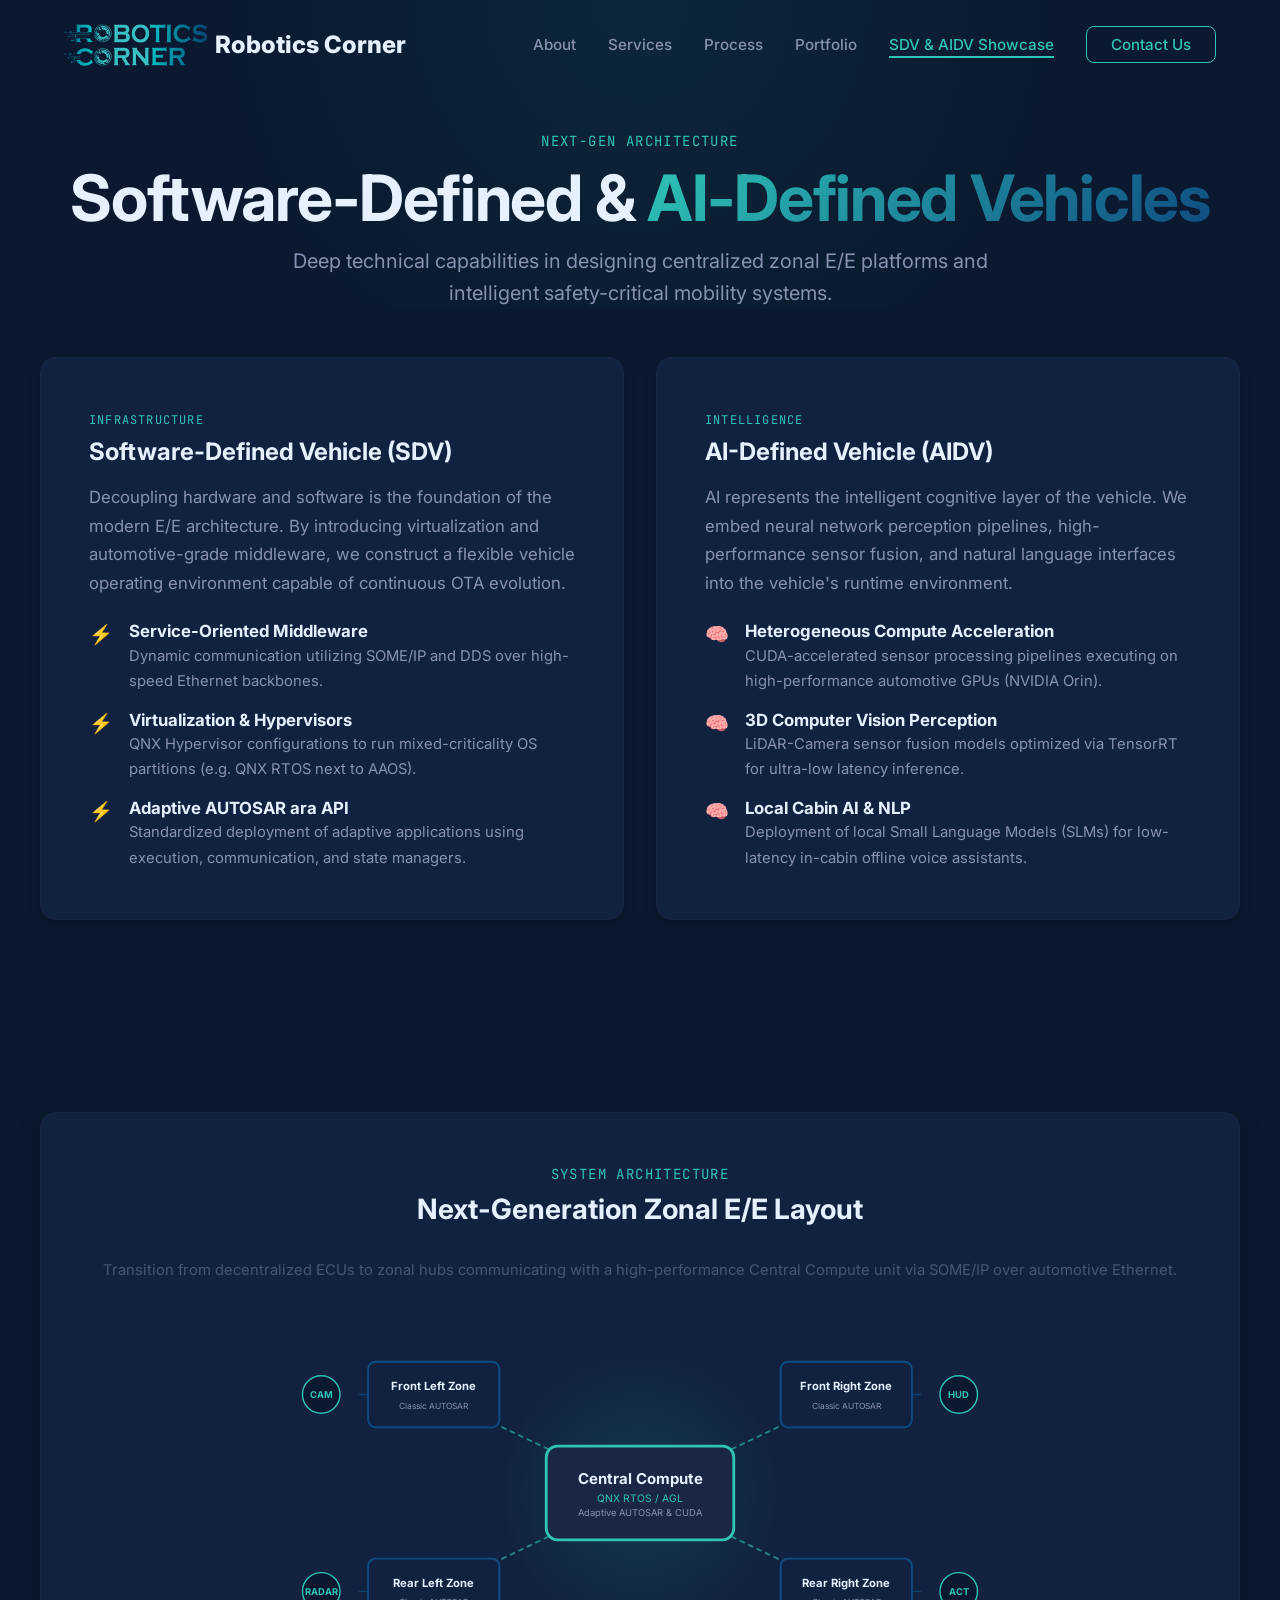
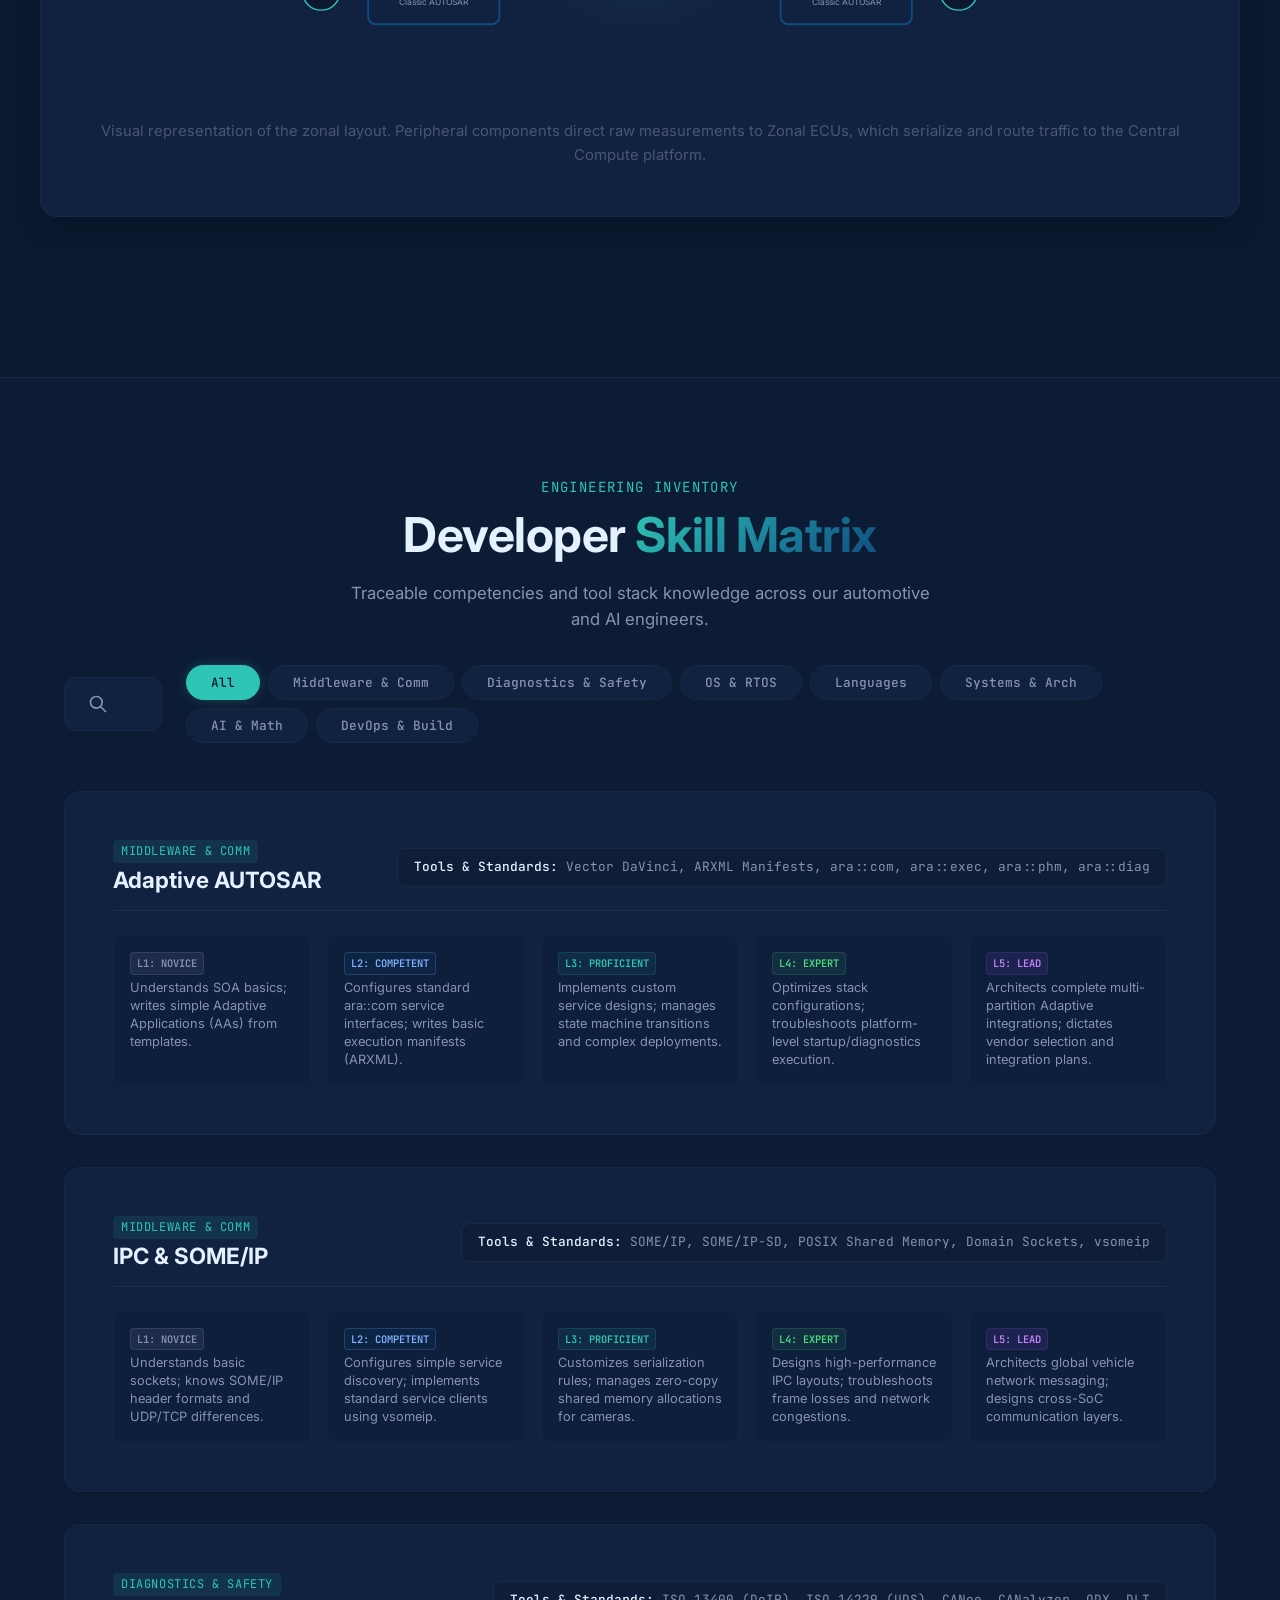
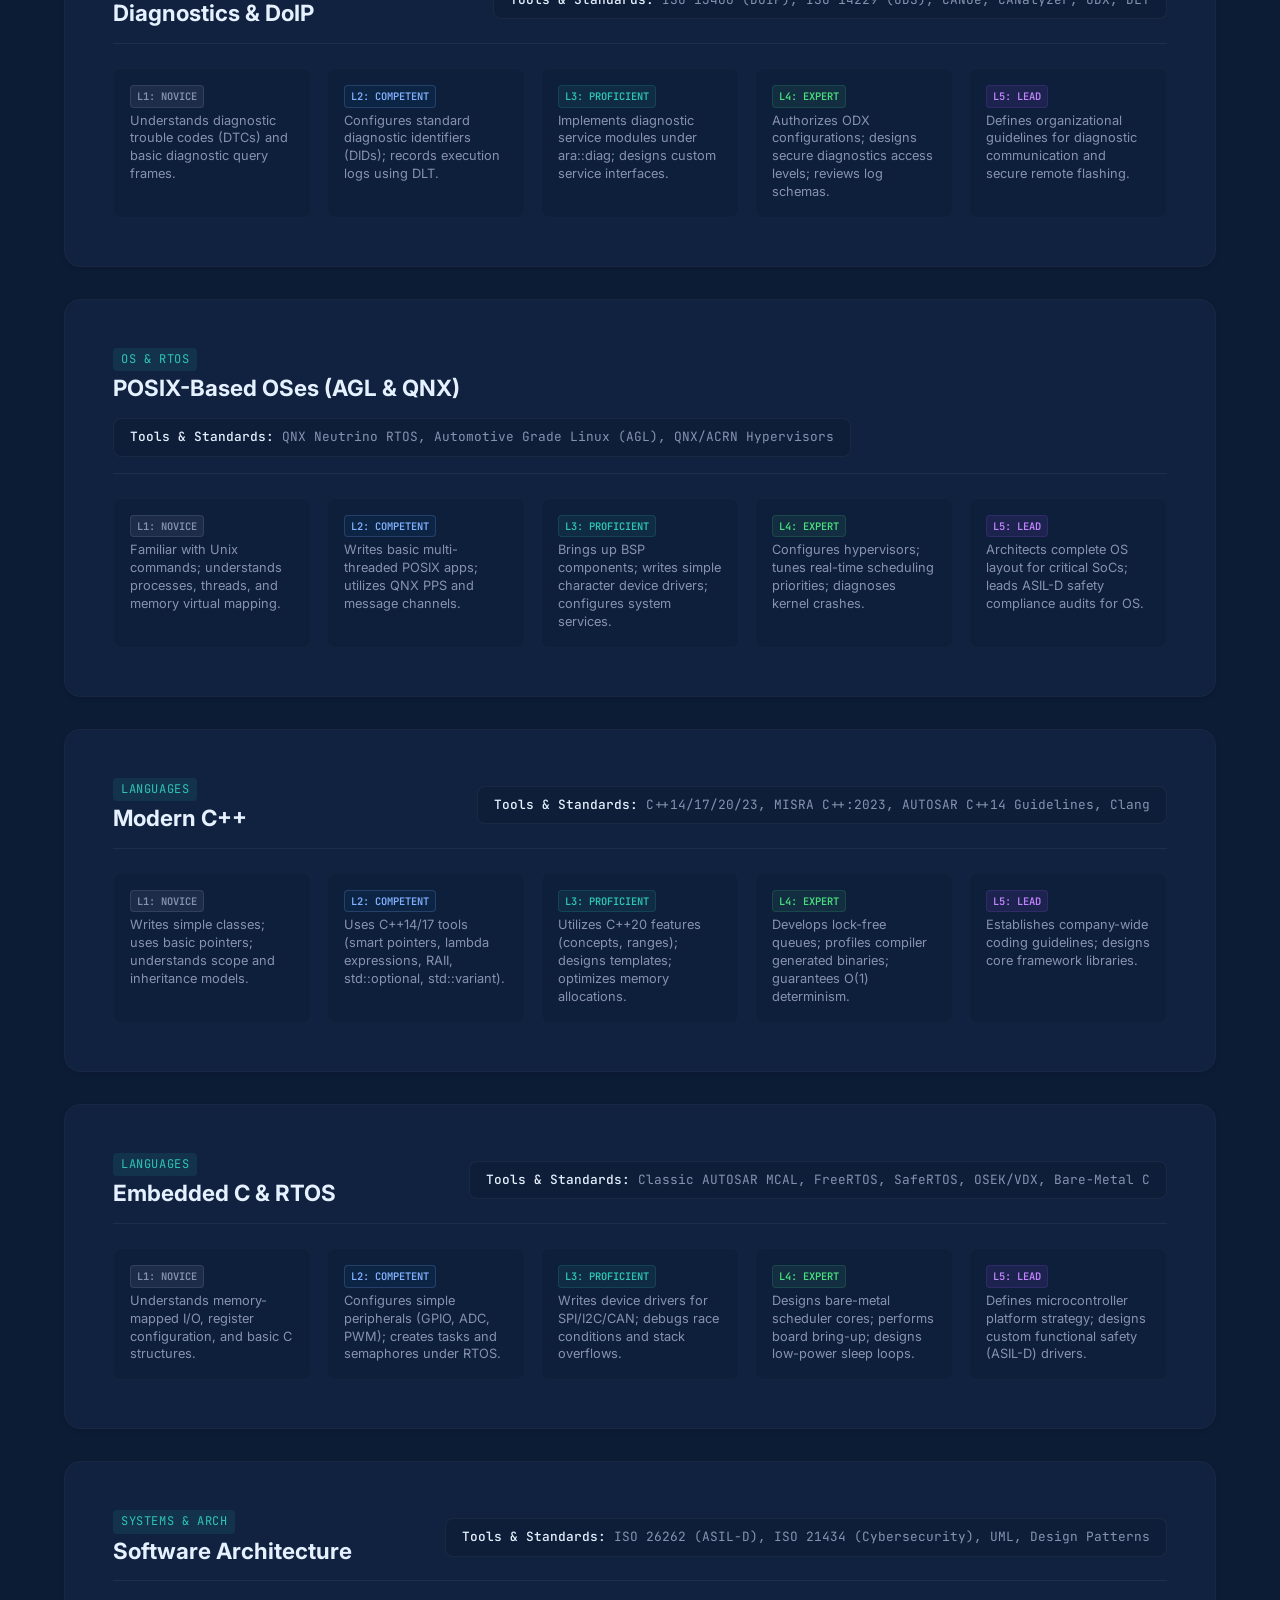
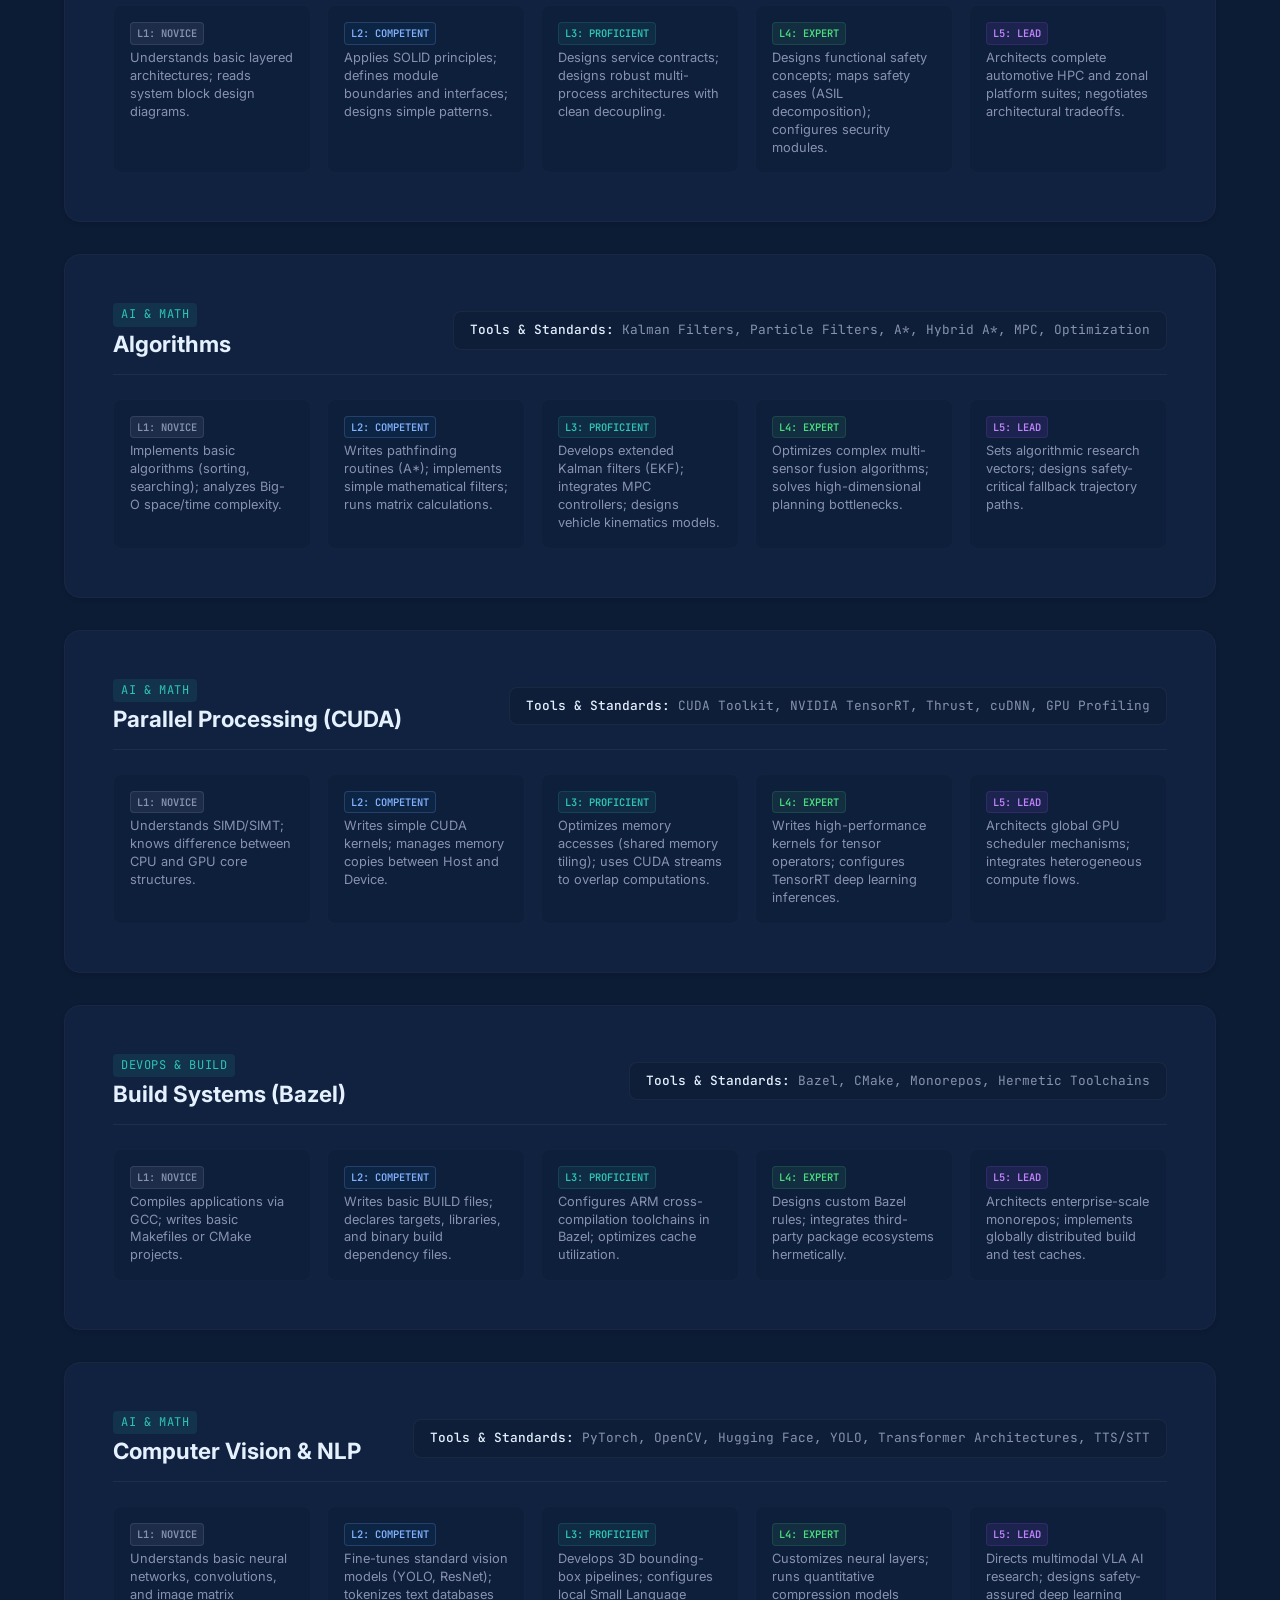
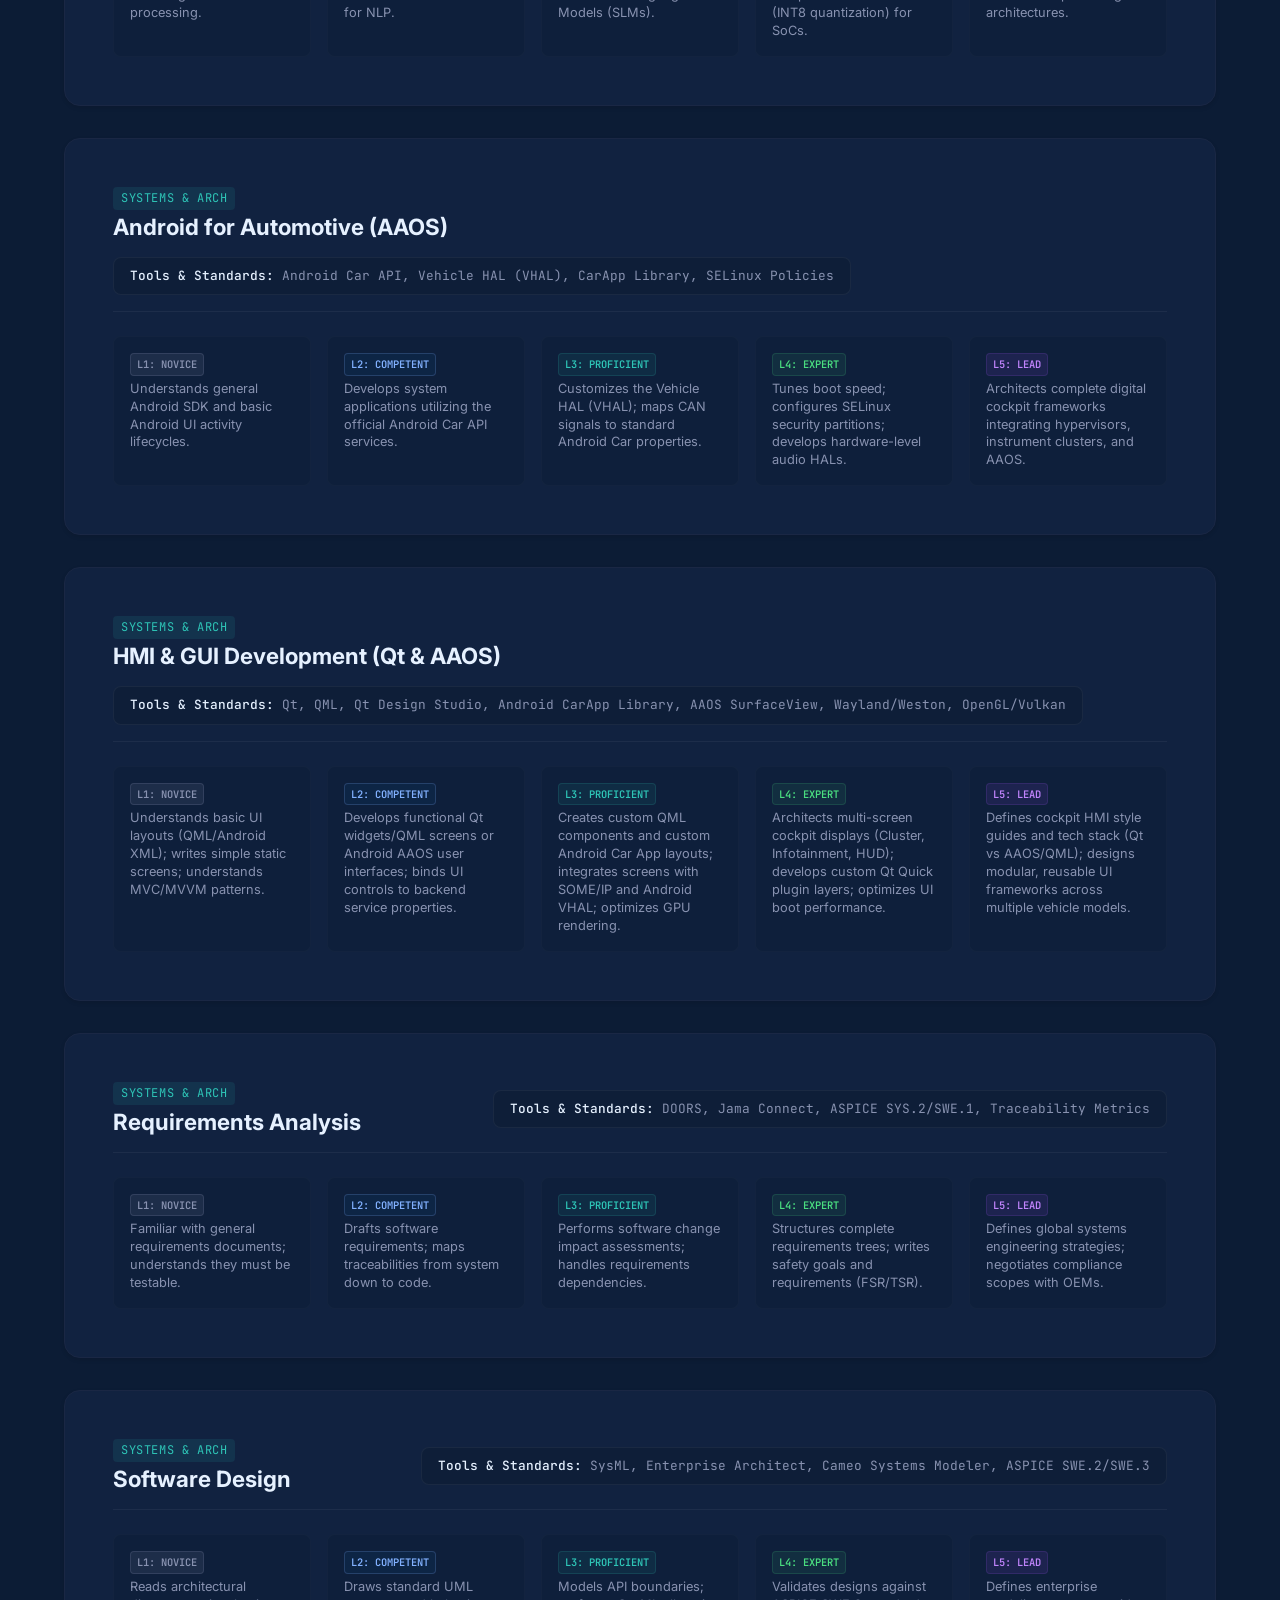
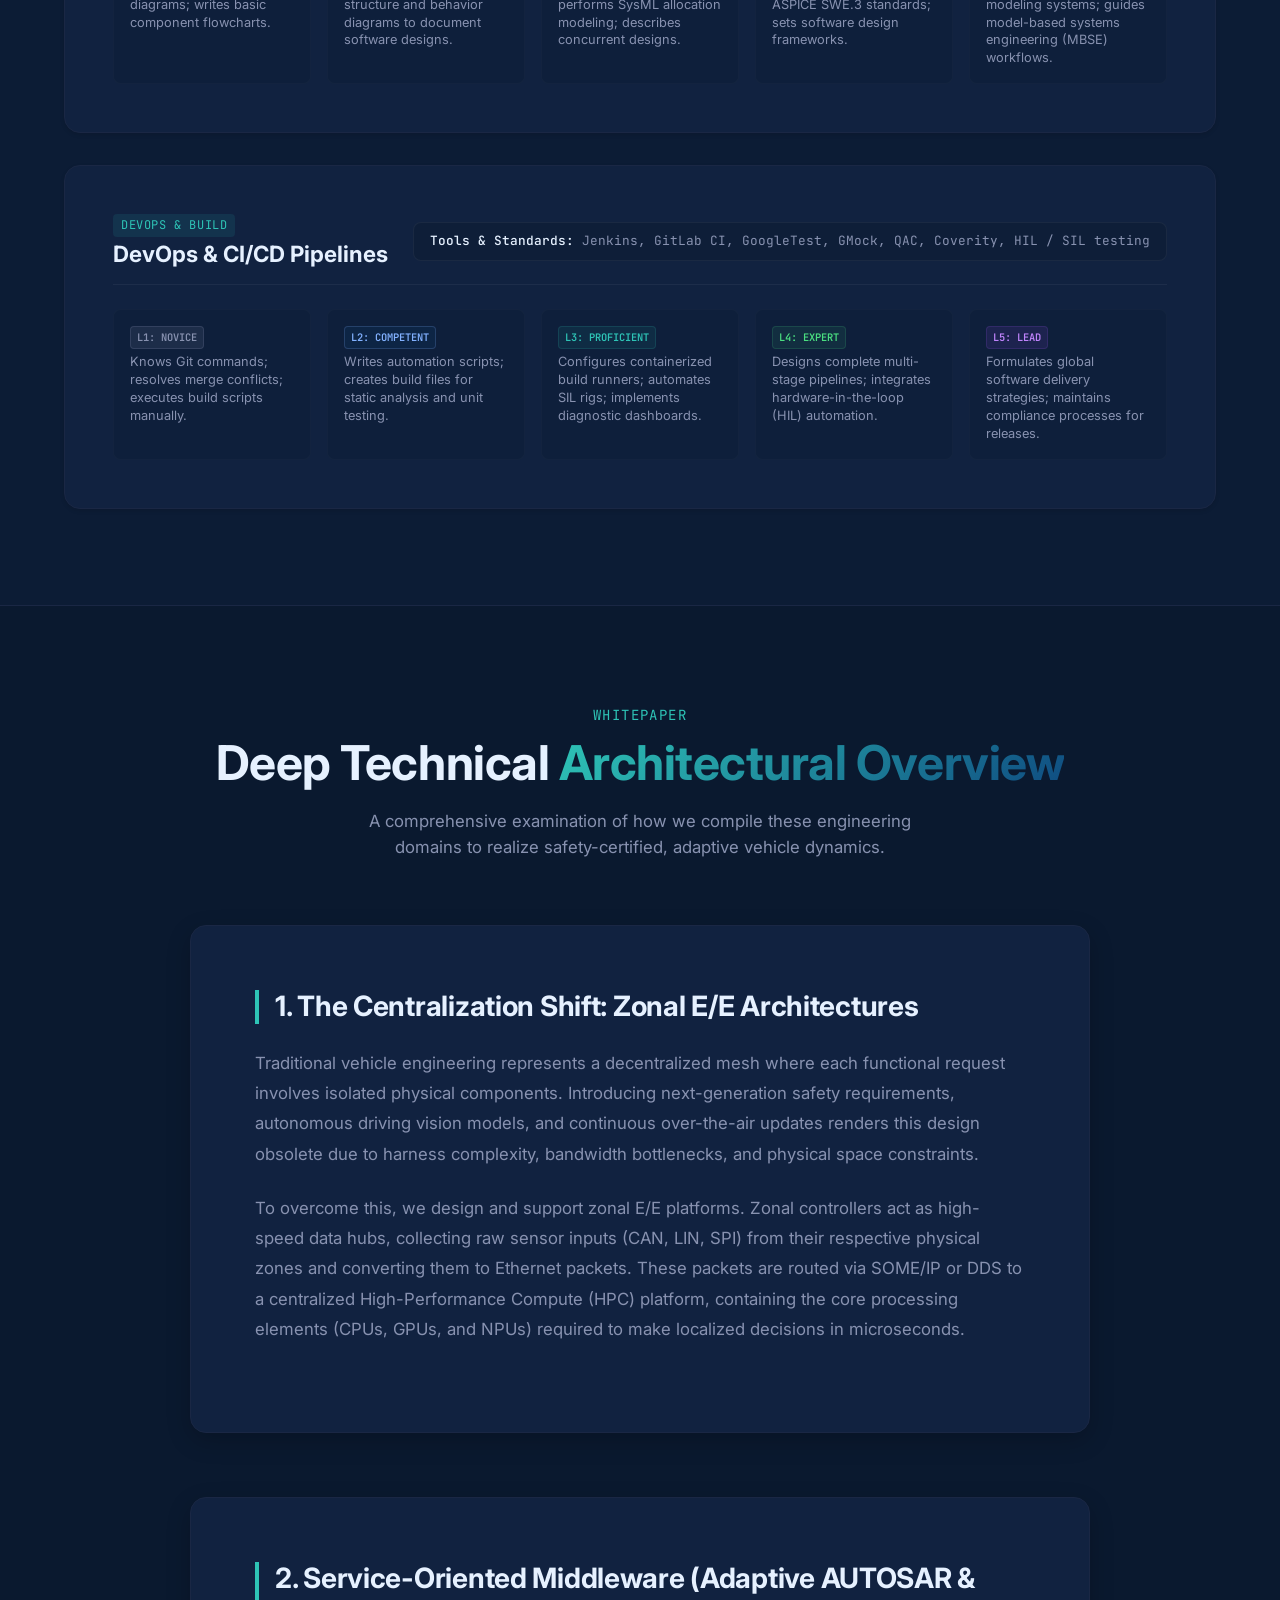
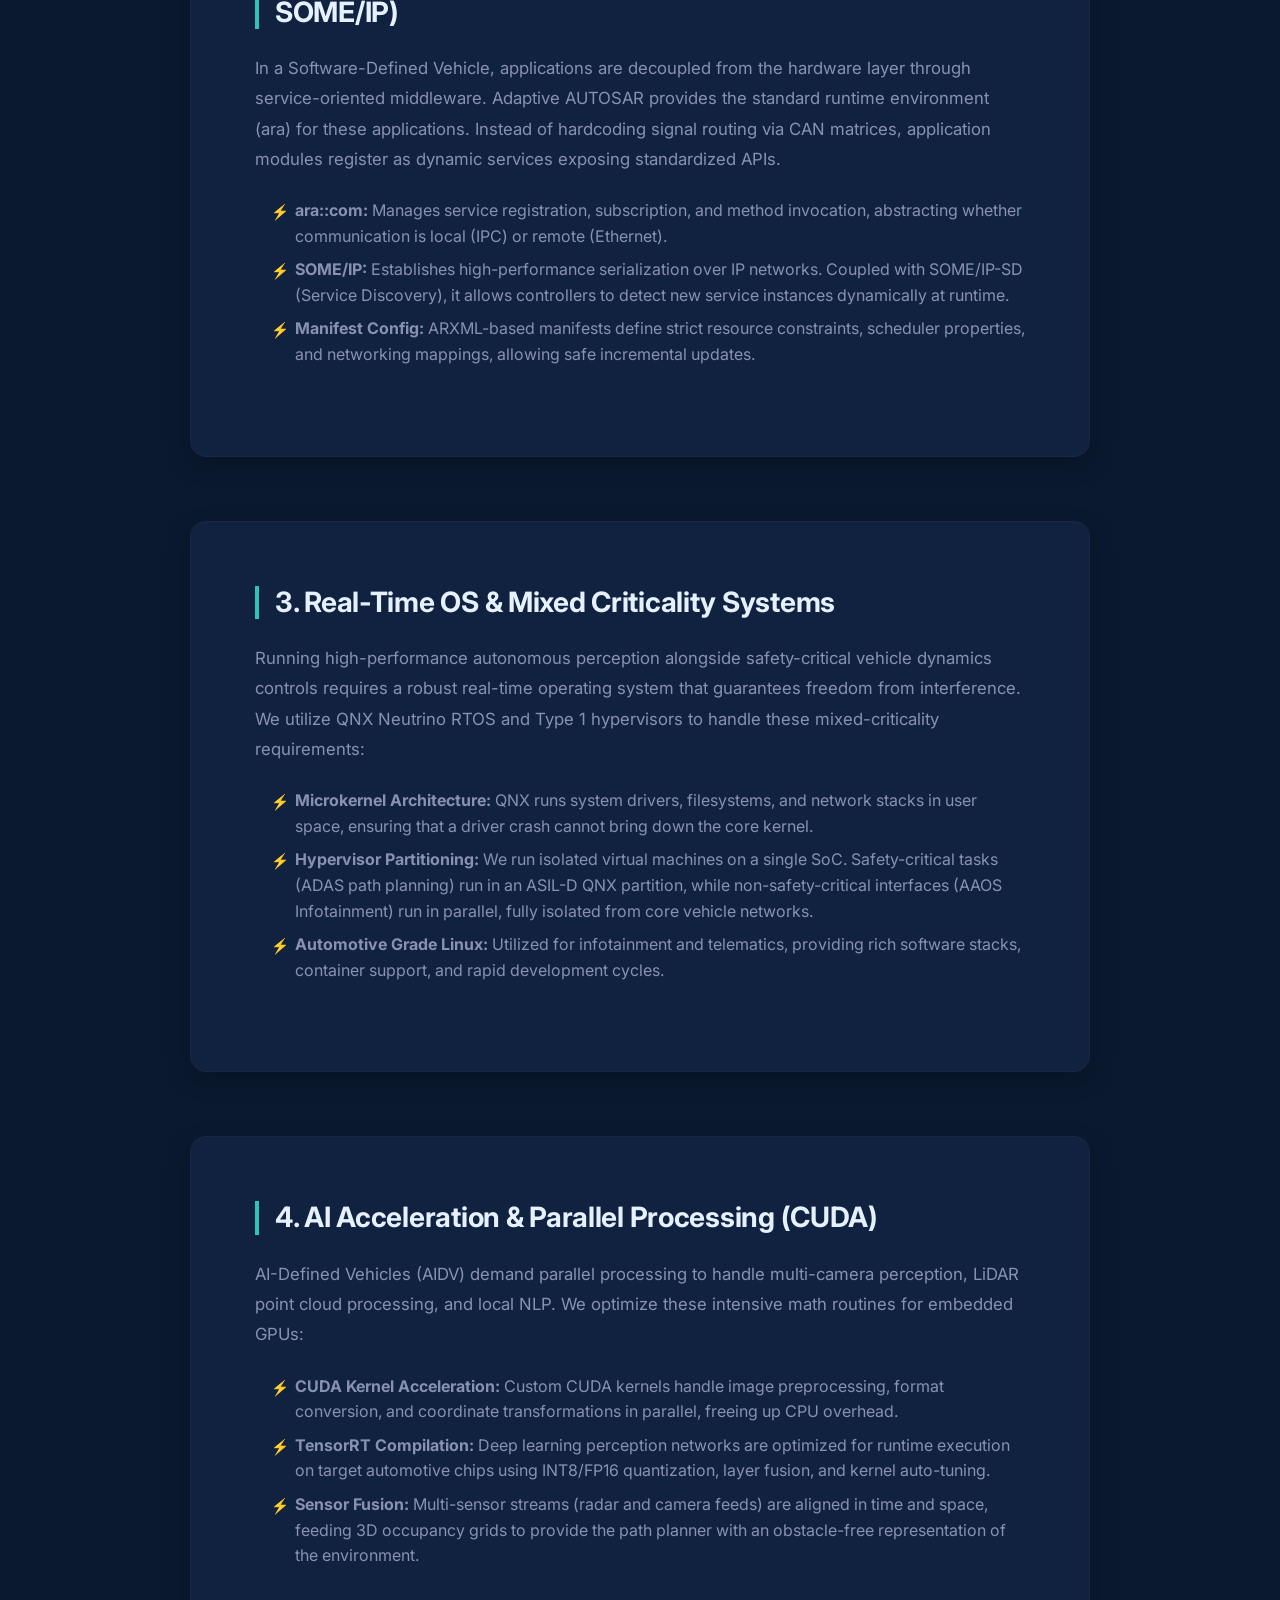
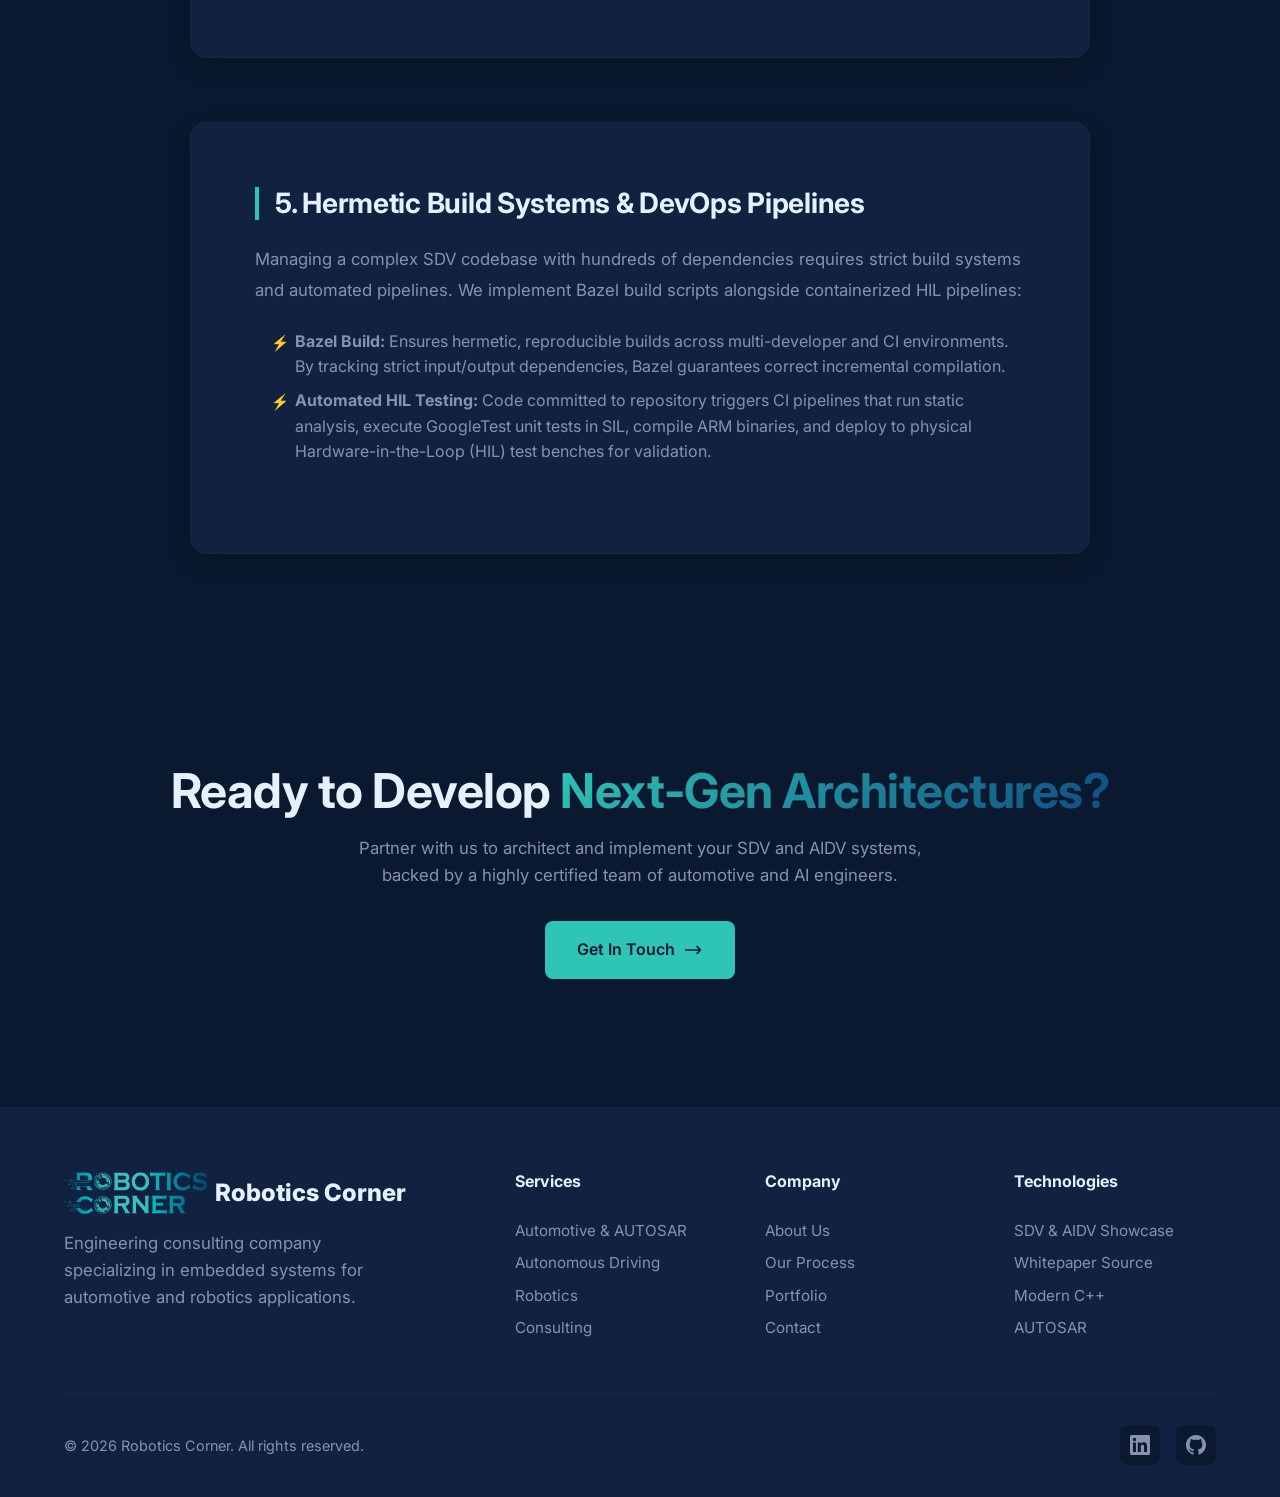
<file: sdv-aidv.html>
<!DOCTYPE html>
<html lang="en">

<head>
  <meta charset="UTF-8">
  <meta name="viewport" content="width=device-width, initial-scale=1.0">
  <meta name="description"
    content="Robotics Corner - Technical Showcase on Software-Defined Vehicles (SDV) & AI-Defined Vehicles (AIDV) and our comprehensive developer skill matrix.">
  <meta name="keywords"
    content="SDV, AIDV, Adaptive AUTOSAR, SOME/IP, DoIP, QNX, AGL, CUDA, Bazel, Automotive, Embedded C, RTOS, Software Architecture, Android Automotive">
  <title>SDV & AIDV Technical Showcase | Robotics Corner</title>
  <link rel="stylesheet" href="styles.css">
  <link rel="icon" type="image/svg+xml"
    href="data:image/svg+xml,<svg xmlns='http://www.w3.org/2000/svg' viewBox='0 0 100 100'><text y='.9em' font-size='90'>🚗</text></svg>">
</head>

<body>
  <!-- Navigation -->
  <nav class="navbar scrolled" id="navbar">
    <div class="container">
      <a href="index.html" class="logo">
        <img class="logo-icon" src="logo.png" alt="Robotics Corner Logo">
        <span>Robotics Corner</span>
      </a>
      <ul class="nav-links" id="navLinks">
        <li><a href="index.html#about">About</a></li>
        <li><a href="index.html#services">Services</a></li>
        <li><a href="index.html#process">Process</a></li>
        <li><a href="index.html#portfolio">Portfolio</a></li>
        <li><a href="#" class="active">SDV &amp; AIDV Showcase</a></li>
        <li><a href="index.html#contact" class="nav-cta">Contact Us</a></li>
      </ul>
      <button class="menu-toggle" id="menuToggle" aria-label="Toggle menu">
        <span></span>
        <span></span>
        <span></span>
      </button>
    </div>
  </nav>

  <!-- Showcase Header -->
  <header class="showcase-header">
    <div class="container">
      <span class="section-label">Next-Gen Architecture</span>
      <h1>Software-Defined &amp; <span class="text-gradient">AI-Defined Vehicles</span></h1>
      <p class="subtitle">Deep technical capabilities in designing centralized zonal E/E platforms and intelligent safety-critical mobility systems.</p>
    </div>
  </header>

  <!-- Core Showcase Panels -->
  <section class="container" style="padding: 0 0 var(--space-4xl) 0;">
    <div class="showcase-grid">
      <!-- SDV Core -->
      <div class="tech-panel">
        <span class="section-label" style="font-size: 0.75rem;">Infrastructure</span>
        <h3>Software-Defined Vehicle (SDV)</h3>
        <p>Decoupling hardware and software is the foundation of the modern E/E architecture. By introducing virtualization and automotive-grade middleware, we construct a flexible vehicle operating environment capable of continuous OTA evolution.</p>
        <div class="tech-list">
          <div class="tech-list-item">
            <span class="tech-list-icon">⚡</span>
            <div class="tech-list-content">
              <h4>Service-Oriented Middleware</h4>
              <p>Dynamic communication utilizing SOME/IP and DDS over high-speed Ethernet backbones.</p>
            </div>
          </div>
          <div class="tech-list-item">
            <span class="tech-list-icon">⚡</span>
            <div class="tech-list-content">
              <h4>Virtualization &amp; Hypervisors</h4>
              <p>QNX Hypervisor configurations to run mixed-criticality OS partitions (e.g. QNX RTOS next to AAOS).</p>
            </div>
          </div>
          <div class="tech-list-item">
            <span class="tech-list-icon">⚡</span>
            <div class="tech-list-content">
              <h4>Adaptive AUTOSAR ara API</h4>
              <p>Standardized deployment of adaptive applications using execution, communication, and state managers.</p>
            </div>
          </div>
        </div>
      </div>

      <!-- AIDV Core -->
      <div class="tech-panel">
        <span class="section-label" style="font-size: 0.75rem;">Intelligence</span>
        <h3>AI-Defined Vehicle (AIDV)</h3>
        <p>AI represents the intelligent cognitive layer of the vehicle. We embed neural network perception pipelines, high-performance sensor fusion, and natural language interfaces into the vehicle's runtime environment.</p>
        <div class="tech-list">
          <div class="tech-list-item">
            <span class="tech-list-icon">🧠</span>
            <div class="tech-list-content">
              <h4>Heterogeneous Compute Acceleration</h4>
              <p>CUDA-accelerated sensor processing pipelines executing on high-performance automotive GPUs (NVIDIA Orin).</p>
            </div>
          </div>
          <div class="tech-list-item">
            <span class="tech-list-icon">🧠</span>
            <div class="tech-list-content">
              <h4>3D Computer Vision Perception</h4>
              <p>LiDAR-Camera sensor fusion models optimized via TensorRT for ultra-low latency inference.</p>
            </div>
          </div>
          <div class="tech-list-item">
            <span class="tech-list-icon">🧠</span>
            <div class="tech-list-content">
              <h4>Local Cabin AI &amp; NLP</h4>
              <p>Deployment of local Small Language Models (SLMs) for low-latency in-cabin offline voice assistants.</p>
            </div>
          </div>
        </div>
      </div>
    </div>
  </section>

  <!-- Architectural Showcase Block -->
  <section class="container" style="padding: 0 0 var(--space-4xl) 0;">
    <div class="diagram-card">
      <span class="section-label">System Architecture</span>
      <h3>Next-Generation Zonal E/E Layout</h3>
      <p>Transition from decentralized ECUs to zonal hubs communicating with a high-performance Central Compute unit via SOME/IP over automotive Ethernet.</p>
      
      <svg class="svg-diagram" viewBox="0 0 800 450" fill="none" xmlns="http://www.w3.org/2000/svg">
        <!-- Background Glow -->
        <circle cx="400" cy="225" r="150" fill="url(#radialGlow)" opacity="0.15"/>
        
        <!-- Connectors -->
        <path d="M180 120 L400 225" stroke="#2ec4b6" stroke-width="2" stroke-dasharray="6 4" opacity="0.6"/>
        <path d="M180 330 L400 225" stroke="#2ec4b6" stroke-width="2" stroke-dasharray="6 4" opacity="0.6"/>
        <path d="M620 120 L400 225" stroke="#2ec4b6" stroke-width="2" stroke-dasharray="6 4" opacity="0.6"/>
        <path d="M620 330 L400 225" stroke="#2ec4b6" stroke-width="2" stroke-dasharray="6 4" opacity="0.6"/>
        
        <path d="M100 120 L180 120" stroke="#0f4c81" stroke-width="1.5" opacity="0.7"/>
        <path d="M100 330 L180 330" stroke="#0f4c81" stroke-width="1.5" opacity="0.7"/>
        <path d="M700 120 L620 120" stroke="#0f4c81" stroke-width="1.5" opacity="0.7"/>
        <path d="M700 330 L620 330" stroke="#0f4c81" stroke-width="1.5" opacity="0.7"/>

        <!-- Central Compute Platform -->
        <rect x="300" y="175" width="200" height="100" rx="12" fill="#1a2744" stroke="#2ec4b6" stroke-width="3"/>
        <text x="400" y="215" fill="#e6f1ff" font-family="Inter, sans-serif" font-size="16" font-weight="bold" text-anchor="middle">Central Compute</text>
        <text x="400" y="235" fill="#2ec4b6" font-family="JetBrains Mono, monospace" font-size="11" text-anchor="middle">QNX RTOS / AGL</text>
        <text x="400" y="250" fill="#8892b0" font-family="JetBrains Mono, monospace" font-size="10" text-anchor="middle">Adaptive AUTOSAR &amp; CUDA</text>

        <!-- Zonal Nodes -->
        <!-- Front Left Zone -->
        <rect x="110" y="85" width="140" height="70" rx="8" fill="#112240" stroke="#0f4c81" stroke-width="2"/>
        <text x="180" y="115" fill="#e6f1ff" font-size="12" font-weight="bold" text-anchor="middle">Front Left Zone</text>
        <text x="180" y="135" fill="#8892b0" font-family="JetBrains Mono, monospace" font-size="9" text-anchor="middle">Classic AUTOSAR</text>

        <!-- Rear Left Zone -->
        <rect x="110" y="295" width="140" height="70" rx="8" fill="#112240" stroke="#0f4c81" stroke-width="2"/>
        <text x="180" y="325" fill="#e6f1ff" font-size="12" font-weight="bold" text-anchor="middle">Rear Left Zone</text>
        <text x="180" y="345" fill="#8892b0" font-family="JetBrains Mono, monospace" font-size="9" text-anchor="middle">Classic AUTOSAR</text>

        <!-- Front Right Zone -->
        <rect x="550" y="85" width="140" height="70" rx="8" fill="#112240" stroke="#0f4c81" stroke-width="2"/>
        <text x="620" y="115" fill="#e6f1ff" font-size="12" font-weight="bold" text-anchor="middle">Front Right Zone</text>
        <text x="620" y="135" fill="#8892b0" font-family="JetBrains Mono, monospace" font-size="9" text-anchor="middle">Classic AUTOSAR</text>

        <!-- Rear Right Zone -->
        <rect x="550" y="295" width="140" height="70" rx="8" fill="#112240" stroke="#0f4c81" stroke-width="2"/>
        <text x="620" y="325" fill="#e6f1ff" font-size="12" font-weight="bold" text-anchor="middle">Rear Right Zone</text>
        <text x="620" y="345" fill="#8892b0" font-family="JetBrains Mono, monospace" font-size="9" text-anchor="middle">Classic AUTOSAR</text>

        <!-- Sensors & Actuators peripheral nodes -->
        <!-- Front Cameras -->
        <circle cx="60" cy="120" r="20" fill="#0a192f" stroke="#2ec4b6" stroke-width="1.5"/>
        <text x="60" y="124" fill="#2ec4b6" font-size="10" font-weight="bold" text-anchor="middle">CAM</text>

        <!-- Radar -->
        <circle cx="60" cy="330" r="20" fill="#0a192f" stroke="#2ec4b6" stroke-width="1.5"/>
        <text x="60" y="334" fill="#2ec4b6" font-size="10" font-weight="bold" text-anchor="middle">RADAR</text>

        <!-- Display -->
        <circle cx="740" cy="120" r="20" fill="#0a192f" stroke="#2ec4b6" stroke-width="1.5"/>
        <text x="740" y="124" fill="#2ec4b6" font-size="10" font-weight="bold" text-anchor="middle">HUD</text>

        <!-- Actuator Brakes -->
        <circle cx="740" cy="330" r="20" fill="#0a192f" stroke="#2ec4b6" stroke-width="1.5"/>
        <text x="740" y="334" fill="#2ec4b6" font-size="10" font-weight="bold" text-anchor="middle">ACT</text>

        <!-- Definitions -->
        <defs>
          <radialGradient id="radialGlow" cx="50%" cy="50%" r="50%">
            <stop offset="0%" stop-color="#2ec4b6" stop-opacity="1"/>
            <stop offset="100%" stop-color="#2ec4b6" stop-opacity="0"/>
          </radialGradient>
        </defs>
      </svg>
      <p>Visual representation of the zonal layout. Peripheral components direct raw measurements to Zonal ECUs, which serialize and route traffic to the Central Compute platform.</p>
    </div>
  </section>

  <!-- Interactive Developer Skill Matrix Section -->
  <section class="matrix-section" id="skillMatrixSection">
    <div class="container">
      <div class="section-header" style="margin-bottom: var(--space-xl);">
        <span class="section-label">Engineering Inventory</span>
        <h2>Developer <span class="text-gradient">Skill Matrix</span></h2>
        <p>Traceable competencies and tool stack knowledge across our automotive and AI engineers.</p>
      </div>

      <!-- Filters & Search -->
      <div class="matrix-controls">
        <div class="matrix-search">
          <svg class="matrix-search-icon" width="20" height="20" fill="none" stroke="currentColor" viewBox="0 0 24 24">
            <path stroke-linecap="round" stroke-linejoin="round" stroke-width="2" d="M21 21l-6-6m2-5a7 7 0 11-14 0 7 7 0 0114 0z" />
          </svg>
          <input type="text" id="skillSearch" placeholder="Search skills, tools, or levels (e.g. 'bazel', 'autosar', 'L4')...">
        </div>
        <div class="matrix-filters">
          <button class="filter-btn active" data-filter="all">All</button>
          <button class="filter-btn" data-filter="middleware">Middleware &amp; Comm</button>
          <button class="filter-btn" data-filter="diagnostics">Diagnostics &amp; Safety</button>
          <button class="filter-btn" data-filter="os">OS &amp; RTOS</button>
          <button class="filter-btn" data-filter="languages">Languages</button>
          <button class="filter-btn" data-filter="systems">Systems &amp; Arch</button>
          <button class="filter-btn" data-filter="ai">AI &amp; Math</button>
          <button class="filter-btn" data-filter="devops">DevOps &amp; Build</button>
        </div>
      </div>

      <!-- Matrix Cards Grid -->
      <div class="matrix-grid" id="matrixGrid">
        
        <!-- Skill 1: Adaptive AUTOSAR -->
        <div class="matrix-card" data-category="middleware">
          <div class="matrix-card-header">
            <div class="matrix-title-area">
              <span class="matrix-card-category">Middleware &amp; Comm</span>
              <h3>Adaptive AUTOSAR</h3>
            </div>
            <div class="matrix-card-tools">
              <strong>Tools &amp; Standards:</strong> Vector DaVinci, ARXML Manifests, ara::com, ara::exec, ara::phm, ara::diag
            </div>
          </div>
          <div class="matrix-levels-grid">
            <div class="level-col">
              <span class="level-badge level-1">L1: Novice</span>
              <p class="level-text">Understands SOA basics; writes simple Adaptive Applications (AAs) from templates.</p>
            </div>
            <div class="level-col">
              <span class="level-badge level-2">L2: Competent</span>
              <p class="level-text">Configures standard ara::com service interfaces; writes basic execution manifests (ARXML).</p>
            </div>
            <div class="level-col">
              <span class="level-badge level-3">L3: Proficient</span>
              <p class="level-text">Implements custom service designs; manages state machine transitions and complex deployments.</p>
            </div>
            <div class="level-col">
              <span class="level-badge level-4">L4: Expert</span>
              <p class="level-text">Optimizes stack configurations; troubleshoots platform-level startup/diagnostics execution.</p>
            </div>
            <div class="level-col">
              <span class="level-badge level-5">L5: Lead</span>
              <p class="level-text">Architects complete multi-partition Adaptive integrations; dictates vendor selection and integration plans.</p>
            </div>
          </div>
        </div>

        <!-- Skill 2: IPC & SOME/IP -->
        <div class="matrix-card" data-category="middleware">
          <div class="matrix-card-header">
            <div class="matrix-title-area">
              <span class="matrix-card-category">Middleware &amp; Comm</span>
              <h3>IPC &amp; SOME/IP</h3>
            </div>
            <div class="matrix-card-tools">
              <strong>Tools &amp; Standards:</strong> SOME/IP, SOME/IP-SD, POSIX Shared Memory, Domain Sockets, vsomeip
            </div>
          </div>
          <div class="matrix-levels-grid">
            <div class="level-col">
              <span class="level-badge level-1">L1: Novice</span>
              <p class="level-text">Understands basic sockets; knows SOME/IP header formats and UDP/TCP differences.</p>
            </div>
            <div class="level-col">
              <span class="level-badge level-2">L2: Competent</span>
              <p class="level-text">Configures simple service discovery; implements standard service clients using vsomeip.</p>
            </div>
            <div class="level-col">
              <span class="level-badge level-3">L3: Proficient</span>
              <p class="level-text">Customizes serialization rules; manages zero-copy shared memory allocations for cameras.</p>
            </div>
            <div class="level-col">
              <span class="level-badge level-4">L4: Expert</span>
              <p class="level-text">Designs high-performance IPC layouts; troubleshoots frame losses and network congestions.</p>
            </div>
            <div class="level-col">
              <span class="level-badge level-5">L5: Lead</span>
              <p class="level-text">Architects global vehicle network messaging; designs cross-SoC communication layers.</p>
            </div>
          </div>
        </div>

        <!-- Skill 3: Diagnostics & DoIP -->
        <div class="matrix-card" data-category="diagnostics">
          <div class="matrix-card-header">
            <div class="matrix-title-area">
              <span class="matrix-card-category">Diagnostics &amp; Safety</span>
              <h3>Diagnostics &amp; DoIP</h3>
            </div>
            <div class="matrix-card-tools">
              <strong>Tools &amp; Standards:</strong> ISO 13400 (DoIP), ISO 14229 (UDS), CANoe, CANalyzer, ODX, DLT
            </div>
          </div>
          <div class="matrix-levels-grid">
            <div class="level-col">
              <span class="level-badge level-1">L1: Novice</span>
              <p class="level-text">Understands diagnostic trouble codes (DTCs) and basic diagnostic query frames.</p>
            </div>
            <div class="level-col">
              <span class="level-badge level-2">L2: Competent</span>
              <p class="level-text">Configures standard diagnostic identifiers (DIDs); records execution logs using DLT.</p>
            </div>
            <div class="level-col">
              <span class="level-badge level-3">L3: Proficient</span>
              <p class="level-text">Implements diagnostic service modules under ara::diag; designs custom service interfaces.</p>
            </div>
            <div class="level-col">
              <span class="level-badge level-4">L4: Expert</span>
              <p class="level-text">Authorizes ODX configurations; designs secure diagnostics access levels; reviews log schemas.</p>
            </div>
            <div class="level-col">
              <span class="level-badge level-5">L5: Lead</span>
              <p class="level-text">Defines organizational guidelines for diagnostic communication and secure remote flashing.</p>
            </div>
          </div>
        </div>

        <!-- Skill 4: POSIX-Based OSes (AGL/QNX) -->
        <div class="matrix-card" data-category="os">
          <div class="matrix-card-header">
            <div class="matrix-title-area">
              <span class="matrix-card-category">OS &amp; RTOS</span>
              <h3>POSIX-Based OSes (AGL &amp; QNX)</h3>
            </div>
            <div class="matrix-card-tools">
              <strong>Tools &amp; Standards:</strong> QNX Neutrino RTOS, Automotive Grade Linux (AGL), QNX/ACRN Hypervisors
            </div>
          </div>
          <div class="matrix-levels-grid">
            <div class="level-col">
              <span class="level-badge level-1">L1: Novice</span>
              <p class="level-text">Familiar with Unix commands; understands processes, threads, and memory virtual mapping.</p>
            </div>
            <div class="level-col">
              <span class="level-badge level-2">L2: Competent</span>
              <p class="level-text">Writes basic multi-threaded POSIX apps; utilizes QNX PPS and message channels.</p>
            </div>
            <div class="level-col">
              <span class="level-badge level-3">L3: Proficient</span>
              <p class="level-text">Brings up BSP components; writes simple character device drivers; configures system services.</p>
            </div>
            <div class="level-col">
              <span class="level-badge level-4">L4: Expert</span>
              <p class="level-text">Configures hypervisors; tunes real-time scheduling priorities; diagnoses kernel crashes.</p>
            </div>
            <div class="level-col">
              <span class="level-badge level-5">L5: Lead</span>
              <p class="level-text">Architects complete OS layout for critical SoCs; leads ASIL-D safety compliance audits for OS.</p>
            </div>
          </div>
        </div>

        <!-- Skill 5: Modern C++ -->
        <div class="matrix-card" data-category="languages">
          <div class="matrix-card-header">
            <div class="matrix-title-area">
              <span class="matrix-card-category">Languages</span>
              <h3>Modern C++</h3>
            </div>
            <div class="matrix-card-tools">
              <strong>Tools &amp; Standards:</strong> C++14/17/20/23, MISRA C++:2023, AUTOSAR C++14 Guidelines, Clang
            </div>
          </div>
          <div class="matrix-levels-grid">
            <div class="level-col">
              <span class="level-badge level-1">L1: Novice</span>
              <p class="level-text">Writes simple classes; uses basic pointers; understands scope and inheritance models.</p>
            </div>
            <div class="level-col">
              <span class="level-badge level-2">L2: Competent</span>
              <p class="level-text">Uses C++14/17 tools (smart pointers, lambda expressions, RAII, std::optional, std::variant).</p>
            </div>
            <div class="level-col">
              <span class="level-badge level-3">L3: Proficient</span>
              <p class="level-text">Utilizes C++20 features (concepts, ranges); designs templates; optimizes memory allocations.</p>
            </div>
            <div class="level-col">
              <span class="level-badge level-4">L4: Expert</span>
              <p class="level-text">Develops lock-free queues; profiles compiler generated binaries; guarantees O(1) determinism.</p>
            </div>
            <div class="level-col">
              <span class="level-badge level-5">L5: Lead</span>
              <p class="level-text">Establishes company-wide coding guidelines; designs core framework libraries.</p>
            </div>
          </div>
        </div>

        <!-- Skill 6: Embedded C & RTOS -->
        <div class="matrix-card" data-category="languages">
          <div class="matrix-card-header">
            <div class="matrix-title-area">
              <span class="matrix-card-category">Languages</span>
              <h3>Embedded C &amp; RTOS</h3>
            </div>
            <div class="matrix-card-tools">
              <strong>Tools &amp; Standards:</strong> Classic AUTOSAR MCAL, FreeRTOS, SafeRTOS, OSEK/VDX, Bare-Metal C
            </div>
          </div>
          <div class="matrix-levels-grid">
            <div class="level-col">
              <span class="level-badge level-1">L1: Novice</span>
              <p class="level-text">Understands memory-mapped I/O, register configuration, and basic C structures.</p>
            </div>
            <div class="level-col">
              <span class="level-badge level-2">L2: Competent</span>
              <p class="level-text">Configures simple peripherals (GPIO, ADC, PWM); creates tasks and semaphores under RTOS.</p>
            </div>
            <div class="level-col">
              <span class="level-badge level-3">L3: Proficient</span>
              <p class="level-text">Writes device drivers for SPI/I2C/CAN; debugs race conditions and stack overflows.</p>
            </div>
            <div class="level-col">
              <span class="level-badge level-4">L4: Expert</span>
              <p class="level-text">Designs bare-metal scheduler cores; performs board bring-up; designs low-power sleep loops.</p>
            </div>
            <div class="level-col">
              <span class="level-badge level-5">L5: Lead</span>
              <p class="level-text">Defines microcontroller platform strategy; designs custom functional safety (ASIL-D) drivers.</p>
            </div>
          </div>
        </div>

        <!-- Skill 7: Software Architecture -->
        <div class="matrix-card" data-category="systems">
          <div class="matrix-card-header">
            <div class="matrix-title-area">
              <span class="matrix-card-category">Systems &amp; Arch</span>
              <h3>Software Architecture</h3>
            </div>
            <div class="matrix-card-tools">
              <strong>Tools &amp; Standards:</strong> ISO 26262 (ASIL-D), ISO 21434 (Cybersecurity), UML, Design Patterns
            </div>
          </div>
          <div class="matrix-levels-grid">
            <div class="level-col">
              <span class="level-badge level-1">L1: Novice</span>
              <p class="level-text">Understands basic layered architectures; reads system block design diagrams.</p>
            </div>
            <div class="level-col">
              <span class="level-badge level-2">L2: Competent</span>
              <p class="level-text">Applies SOLID principles; defines module boundaries and interfaces; designs simple patterns.</p>
            </div>
            <div class="level-col">
              <span class="level-badge level-3">L3: Proficient</span>
              <p class="level-text">Designs service contracts; designs robust multi-process architectures with clean decoupling.</p>
            </div>
            <div class="level-col">
              <span class="level-badge level-4">L4: Expert</span>
              <p class="level-text">Designs functional safety concepts; maps safety cases (ASIL decomposition); configures security modules.</p>
            </div>
            <div class="level-col">
              <span class="level-badge level-5">L5: Lead</span>
              <p class="level-text">Architects complete automotive HPC and zonal platform suites; negotiates architectural tradeoffs.</p>
            </div>
          </div>
        </div>

        <!-- Skill 8: Algorithms -->
        <div class="matrix-card" data-category="ai">
          <div class="matrix-card-header">
            <div class="matrix-title-area">
              <span class="matrix-card-category">AI &amp; Math</span>
              <h3>Algorithms</h3>
            </div>
            <div class="matrix-card-tools">
              <strong>Tools &amp; Standards:</strong> Kalman Filters, Particle Filters, A*, Hybrid A*, MPC, Optimization
            </div>
          </div>
          <div class="matrix-levels-grid">
            <div class="level-col">
              <span class="level-badge level-1">L1: Novice</span>
              <p class="level-text">Implements basic algorithms (sorting, searching); analyzes Big-O space/time complexity.</p>
            </div>
            <div class="level-col">
              <span class="level-badge level-2">L2: Competent</span>
              <p class="level-text">Writes pathfinding routines (A*); implements simple mathematical filters; runs matrix calculations.</p>
            </div>
            <div class="level-col">
              <span class="level-badge level-3">L3: Proficient</span>
              <p class="level-text">Develops extended Kalman filters (EKF); integrates MPC controllers; designs vehicle kinematics models.</p>
            </div>
            <div class="level-col">
              <span class="level-badge level-4">L4: Expert</span>
              <p class="level-text">Optimizes complex multi-sensor fusion algorithms; solves high-dimensional planning bottlenecks.</p>
            </div>
            <div class="level-col">
              <span class="level-badge level-5">L5: Lead</span>
              <p class="level-text">Sets algorithmic research vectors; designs safety-critical fallback trajectory paths.</p>
            </div>
          </div>
        </div>

        <!-- Skill 9: Parallel Processing (CUDA) -->
        <div class="matrix-card" data-category="ai">
          <div class="matrix-card-header">
            <div class="matrix-title-area">
              <span class="matrix-card-category">AI &amp; Math</span>
              <h3>Parallel Processing (CUDA)</h3>
            </div>
            <div class="matrix-card-tools">
              <strong>Tools &amp; Standards:</strong> CUDA Toolkit, NVIDIA TensorRT, Thrust, cuDNN, GPU Profiling
            </div>
          </div>
          <div class="matrix-levels-grid">
            <div class="level-col">
              <span class="level-badge level-1">L1: Novice</span>
              <p class="level-text">Understands SIMD/SIMT; knows difference between CPU and GPU core structures.</p>
            </div>
            <div class="level-col">
              <span class="level-badge level-2">L2: Competent</span>
              <p class="level-text">Writes simple CUDA kernels; manages memory copies between Host and Device.</p>
            </div>
            <div class="level-col">
              <span class="level-badge level-3">L3: Proficient</span>
              <p class="level-text">Optimizes memory accesses (shared memory tiling); uses CUDA streams to overlap computations.</p>
            </div>
            <div class="level-col">
              <span class="level-badge level-4">L4: Expert</span>
              <p class="level-text">Writes high-performance kernels for tensor operators; configures TensorRT deep learning inferences.</p>
            </div>
            <div class="level-col">
              <span class="level-badge level-5">L5: Lead</span>
              <p class="level-text">Architects global GPU scheduler mechanisms; integrates heterogeneous compute flows.</p>
            </div>
          </div>
        </div>

        <!-- Skill 10: Build Systems (Bazel) -->
        <div class="matrix-card" data-category="devops">
          <div class="matrix-card-header">
            <div class="matrix-title-area">
              <span class="matrix-card-category">DevOps &amp; Build</span>
              <h3>Build Systems (Bazel)</h3>
            </div>
            <div class="matrix-card-tools">
              <strong>Tools &amp; Standards:</strong> Bazel, CMake, Monorepos, Hermetic Toolchains
            </div>
          </div>
          <div class="matrix-levels-grid">
            <div class="level-col">
              <span class="level-badge level-1">L1: Novice</span>
              <p class="level-text">Compiles applications via GCC; writes basic Makefiles or CMake projects.</p>
            </div>
            <div class="level-col">
              <span class="level-badge level-2">L2: Competent</span>
              <p class="level-text">Writes basic BUILD files; declares targets, libraries, and binary build dependency files.</p>
            </div>
            <div class="level-col">
              <span class="level-badge level-3">L3: Proficient</span>
              <p class="level-text">Configures ARM cross-compilation toolchains in Bazel; optimizes cache utilization.</p>
            </div>
            <div class="level-col">
              <span class="level-badge level-4">L4: Expert</span>
              <p class="level-text">Designs custom Bazel rules; integrates third-party package ecosystems hermetically.</p>
            </div>
            <div class="level-col">
              <span class="level-badge level-5">L5: Lead</span>
              <p class="level-text">Architects enterprise-scale monorepos; implements globally distributed build and test caches.</p>
            </div>
          </div>
        </div>

        <!-- Skill 11: Computer Vision & NLP -->
        <div class="matrix-card" data-category="ai">
          <div class="matrix-card-header">
            <div class="matrix-title-area">
              <span class="matrix-card-category">AI &amp; Math</span>
              <h3>Computer Vision &amp; NLP</h3>
            </div>
            <div class="matrix-card-tools">
              <strong>Tools &amp; Standards:</strong> PyTorch, OpenCV, Hugging Face, YOLO, Transformer Architectures, TTS/STT
            </div>
          </div>
          <div class="matrix-levels-grid">
            <div class="level-col">
              <span class="level-badge level-1">L1: Novice</span>
              <p class="level-text">Understands basic neural networks, convolutions, and image matrix processing.</p>
            </div>
            <div class="level-col">
              <span class="level-badge level-2">L2: Competent</span>
              <p class="level-text">Fine-tunes standard vision models (YOLO, ResNet); tokenizes text databases for NLP.</p>
            </div>
            <div class="level-col">
              <span class="level-badge level-3">L3: Proficient</span>
              <p class="level-text">Develops 3D bounding-box pipelines; configures local Small Language Models (SLMs).</p>
            </div>
            <div class="level-col">
              <span class="level-badge level-4">L4: Expert</span>
              <p class="level-text">Customizes neural layers; runs quantitative compression models (INT8 quantization) for SoCs.</p>
            </div>
            <div class="level-col">
              <span class="level-badge level-5">L5: Lead</span>
              <p class="level-text">Directs multimodal VLA AI research; designs safety-assured deep learning architectures.</p>
            </div>
          </div>
        </div>

        <!-- Skill 12: Android for Automotive (AAOS) -->
        <div class="matrix-card" data-category="systems">
          <div class="matrix-card-header">
            <div class="matrix-title-area">
              <span class="matrix-card-category">Systems &amp; Arch</span>
              <h3>Android for Automotive (AAOS)</h3>
            </div>
            <div class="matrix-card-tools">
              <strong>Tools &amp; Standards:</strong> Android Car API, Vehicle HAL (VHAL), CarApp Library, SELinux Policies
            </div>
          </div>
          <div class="matrix-levels-grid">
            <div class="level-col">
              <span class="level-badge level-1">L1: Novice</span>
              <p class="level-text">Understands general Android SDK and basic Android UI activity lifecycles.</p>
            </div>
            <div class="level-col">
              <span class="level-badge level-2">L2: Competent</span>
              <p class="level-text">Develops system applications utilizing the official Android Car API services.</p>
            </div>
            <div class="level-col">
              <span class="level-badge level-3">L3: Proficient</span>
              <p class="level-text">Customizes the Vehicle HAL (VHAL); maps CAN signals to standard Android Car properties.</p>
            </div>
            <div class="level-col">
              <span class="level-badge level-4">L4: Expert</span>
              <p class="level-text">Tunes boot speed; configures SELinux security partitions; develops hardware-level audio HALs.</p>
            </div>
            <div class="level-col">
              <span class="level-badge level-5">L5: Lead</span>
              <p class="level-text">Architects complete digital cockpit frameworks integrating hypervisors, instrument clusters, and AAOS.</p>
            </div>
          </div>
        </div>

        <!-- Skill 13: HMI & GUI Development (Qt & AAOS) -->
        <div class="matrix-card" data-category="systems">
          <div class="matrix-card-header">
            <div class="matrix-title-area">
              <span class="matrix-card-category">Systems &amp; Arch</span>
              <h3>HMI &amp; GUI Development (Qt &amp; AAOS)</h3>
            </div>
            <div class="matrix-card-tools">
              <strong>Tools &amp; Standards:</strong> Qt, QML, Qt Design Studio, Android CarApp Library, AAOS SurfaceView, Wayland/Weston, OpenGL/Vulkan
            </div>
          </div>
          <div class="matrix-levels-grid">
            <div class="level-col">
              <span class="level-badge level-1">L1: Novice</span>
              <p class="level-text">Understands basic UI layouts (QML/Android XML); writes simple static screens; understands MVC/MVVM patterns.</p>
            </div>
            <div class="level-col">
              <span class="level-badge level-2">L2: Competent</span>
              <p class="level-text">Develops functional Qt widgets/QML screens or Android AAOS user interfaces; binds UI controls to backend service properties.</p>
            </div>
            <div class="level-col">
              <span class="level-badge level-3">L3: Proficient</span>
              <p class="level-text">Creates custom QML components and custom Android Car App layouts; integrates screens with SOME/IP and Android VHAL; optimizes GPU rendering.</p>
            </div>
            <div class="level-col">
              <span class="level-badge level-4">L4: Expert</span>
              <p class="level-text">Architects multi-screen cockpit displays (Cluster, Infotainment, HUD); develops custom Qt Quick plugin layers; optimizes UI boot performance.</p>
            </div>
            <div class="level-col">
              <span class="level-badge level-5">L5: Lead</span>
              <p class="level-text">Defines cockpit HMI style guides and tech stack (Qt vs AAOS/QML); designs modular, reusable UI frameworks across multiple vehicle models.</p>
            </div>
          </div>
        </div>

        <!-- Skill 13: Requirements Analysis -->
        <div class="matrix-card" data-category="systems">
          <div class="matrix-card-header">
            <div class="matrix-title-area">
              <span class="matrix-card-category">Systems &amp; Arch</span>
              <h3>Requirements Analysis</h3>
            </div>
            <div class="matrix-card-tools">
              <strong>Tools &amp; Standards:</strong> DOORS, Jama Connect, ASPICE SYS.2/SWE.1, Traceability Metrics
            </div>
          </div>
          <div class="matrix-levels-grid">
            <div class="level-col">
              <span class="level-badge level-1">L1: Novice</span>
              <p class="level-text">Familiar with general requirements documents; understands they must be testable.</p>
            </div>
            <div class="level-col">
              <span class="level-badge level-2">L2: Competent</span>
              <p class="level-text">Drafts software requirements; maps traceabilities from system down to code.</p>
            </div>
            <div class="level-col">
              <span class="level-badge level-3">L3: Proficient</span>
              <p class="level-text">Performs software change impact assessments; handles requirements dependencies.</p>
            </div>
            <div class="level-col">
              <span class="level-badge level-4">L4: Expert</span>
              <p class="level-text">Structures complete requirements trees; writes safety goals and requirements (FSR/TSR).</p>
            </div>
            <div class="level-col">
              <span class="level-badge level-5">L5: Lead</span>
              <p class="level-text">Defines global systems engineering strategies; negotiates compliance scopes with OEMs.</p>
            </div>
          </div>
        </div>

        <!-- Skill 14: Software Design -->
        <div class="matrix-card" data-category="systems">
          <div class="matrix-card-header">
            <div class="matrix-title-area">
              <span class="matrix-card-category">Systems &amp; Arch</span>
              <h3>Software Design</h3>
            </div>
            <div class="matrix-card-tools">
              <strong>Tools &amp; Standards:</strong> SysML, Enterprise Architect, Cameo Systems Modeler, ASPICE SWE.2/SWE.3
            </div>
          </div>
          <div class="matrix-levels-grid">
            <div class="level-col">
              <span class="level-badge level-1">L1: Novice</span>
              <p class="level-text">Reads architectural diagrams; writes basic component flowcharts.</p>
            </div>
            <div class="level-col">
              <span class="level-badge level-2">L2: Competent</span>
              <p class="level-text">Draws standard UML structure and behavior diagrams to document software designs.</p>
            </div>
            <div class="level-col">
              <span class="level-badge level-3">L3: Proficient</span>
              <p class="level-text">Models API boundaries; performs SysML allocation modeling; describes concurrent designs.</p>
            </div>
            <div class="level-col">
              <span class="level-badge level-4">L4: Expert</span>
              <p class="level-text">Validates designs against ASPICE SWE.3 standards; sets software design frameworks.</p>
            </div>
            <div class="level-col">
              <span class="level-badge level-5">L5: Lead</span>
              <p class="level-text">Defines enterprise modeling systems; guides model-based systems engineering (MBSE) workflows.</p>
            </div>
          </div>
        </div>

        <!-- Skill 15: DevOps & CI/CD Pipelines -->
        <div class="matrix-card" data-category="devops">
          <div class="matrix-card-header">
            <div class="matrix-title-area">
              <span class="matrix-card-category">DevOps &amp; Build</span>
              <h3>DevOps &amp; CI/CD Pipelines</h3>
            </div>
            <div class="matrix-card-tools">
              <strong>Tools &amp; Standards:</strong> Jenkins, GitLab CI, GoogleTest, GMock, QAC, Coverity, HIL / SIL testing
            </div>
          </div>
          <div class="matrix-levels-grid">
            <div class="level-col">
              <span class="level-badge level-1">L1: Novice</span>
              <p class="level-text">Knows Git commands; resolves merge conflicts; executes build scripts manually.</p>
            </div>
            <div class="level-col">
              <span class="level-badge level-2">L2: Competent</span>
              <p class="level-text">Writes automation scripts; creates build files for static analysis and unit testing.</p>
            </div>
            <div class="level-col">
              <span class="level-badge level-3">L3: Proficient</span>
              <p class="level-text">Configures containerized build runners; automates SIL rigs; implements diagnostic dashboards.</p>
            </div>
            <div class="level-col">
              <span class="level-badge level-4">L4: Expert</span>
              <p class="level-text">Designs complete multi-stage pipelines; integrates hardware-in-the-loop (HIL) automation.</p>
            </div>
            <div class="level-col">
              <span class="level-badge level-5">L5: Lead</span>
              <p class="level-text">Formulates global software delivery strategies; maintains compliance processes for releases.</p>
            </div>
          </div>
        </div>

      </div>
    </div>
  </section>

  <!-- Technical Whitepaper Section -->
  <section class="whitepaper-section" id="technicalWhitepaper">
    <div class="container">
      <div class="section-header">
        <span class="section-label">Whitepaper</span>
        <h2>Deep Technical <span class="text-gradient">Architectural Overview</span></h2>
        <p>A comprehensive examination of how we compile these engineering domains to realize safety-certified, adaptive vehicle dynamics.</p>
      </div>

      <article class="whitepaper-article">
        <!-- Section 1 -->
        <div class="whitepaper-card">
          <h2>1. The Centralization Shift: Zonal E/E Architectures</h2>
          <p>Traditional vehicle engineering represents a decentralized mesh where each functional request involves isolated physical components. Introducing next-generation safety requirements, autonomous driving vision models, and continuous over-the-air updates renders this design obsolete due to harness complexity, bandwidth bottlenecks, and physical space constraints.</p>
          <p>To overcome this, we design and support zonal E/E platforms. Zonal controllers act as high-speed data hubs, collecting raw sensor inputs (CAN, LIN, SPI) from their respective physical zones and converting them to Ethernet packets. These packets are routed via SOME/IP or DDS to a centralized High-Performance Compute (HPC) platform, containing the core processing elements (CPUs, GPUs, and NPUs) required to make localized decisions in microseconds.</p>
        </div>

        <!-- Section 2 -->
        <div class="whitepaper-card">
          <h2>2. Service-Oriented Middleware (Adaptive AUTOSAR &amp; SOME/IP)</h2>
          <p>In a Software-Defined Vehicle, applications are decoupled from the hardware layer through service-oriented middleware. Adaptive AUTOSAR provides the standard runtime environment (ara) for these applications. Instead of hardcoding signal routing via CAN matrices, application modules register as dynamic services exposing standardized APIs.</p>
          <ul>
            <li><strong>ara::com:</strong> Manages service registration, subscription, and method invocation, abstracting whether communication is local (IPC) or remote (Ethernet).</li>
            <li><strong>SOME/IP:</strong> Establishes high-performance serialization over IP networks. Coupled with SOME/IP-SD (Service Discovery), it allows controllers to detect new service instances dynamically at runtime.</li>
            <li><strong>Manifest Config:</strong> ARXML-based manifests define strict resource constraints, scheduler properties, and networking mappings, allowing safe incremental updates.</li>
          </ul>
        </div>

        <!-- Section 3 -->
        <div class="whitepaper-card">
          <h2>3. Real-Time OS &amp; Mixed Criticality Systems</h2>
          <p>Running high-performance autonomous perception alongside safety-critical vehicle dynamics controls requires a robust real-time operating system that guarantees freedom from interference. We utilize QNX Neutrino RTOS and Type 1 hypervisors to handle these mixed-criticality requirements:</p>
          <ul>
            <li><strong>Microkernel Architecture:</strong> QNX runs system drivers, filesystems, and network stacks in user space, ensuring that a driver crash cannot bring down the core kernel.</li>
            <li><strong>Hypervisor Partitioning:</strong> We run isolated virtual machines on a single SoC. Safety-critical tasks (ADAS path planning) run in an ASIL-D QNX partition, while non-safety-critical interfaces (AAOS Infotainment) run in parallel, fully isolated from core vehicle networks.</li>
            <li><strong>Automotive Grade Linux:</strong> Utilized for infotainment and telematics, providing rich software stacks, container support, and rapid development cycles.</li>
          </ul>
        </div>

        <!-- Section 4 -->
        <div class="whitepaper-card">
          <h2>4. AI Acceleration &amp; Parallel Processing (CUDA)</h2>
          <p>AI-Defined Vehicles (AIDV) demand parallel processing to handle multi-camera perception, LiDAR point cloud processing, and local NLP. We optimize these intensive math routines for embedded GPUs:</p>
          <ul>
            <li><strong>CUDA Kernel Acceleration:</strong> Custom CUDA kernels handle image preprocessing, format conversion, and coordinate transformations in parallel, freeing up CPU overhead.</li>
            <li><strong>TensorRT Compilation:</strong> Deep learning perception networks are optimized for runtime execution on target automotive chips using INT8/FP16 quantization, layer fusion, and kernel auto-tuning.</li>
            <li><strong>Sensor Fusion:</strong> Multi-sensor streams (radar and camera feeds) are aligned in time and space, feeding 3D occupancy grids to provide the path planner with an obstacle-free representation of the environment.</li>
          </ul>
        </div>

        <!-- Section 5 -->
        <div class="whitepaper-card">
          <h2>5. Hermetic Build Systems &amp; DevOps Pipelines</h2>
          <p>Managing a complex SDV codebase with hundreds of dependencies requires strict build systems and automated pipelines. We implement Bazel build scripts alongside containerized HIL pipelines:</p>
          <ul>
            <li><strong>Bazel Build:</strong> Ensures hermetic, reproducible builds across multi-developer and CI environments. By tracking strict input/output dependencies, Bazel guarantees correct incremental compilation.</li>
            <li><strong>Automated HIL Testing:</strong> Code committed to repository triggers CI pipelines that run static analysis, execute GoogleTest unit tests in SIL, compile ARM binaries, and deploy to physical Hardware-in-the-Loop (HIL) test benches for validation.</li>
          </ul>
        </div>
      </article>
    </div>
  </section>

  <!-- Contact CTA Section -->
  <section class="contact" style="padding-top: var(--space-2xl);">
    <div class="container">
      <div class="section-header" style="margin-bottom: var(--space-xl);">
        <h2>Ready to Develop <span class="text-gradient">Next-Gen Architectures?</span></h2>
        <p>Partner with us to architect and implement your SDV and AIDV systems, backed by a highly certified team of automotive and AI engineers.</p>
        <div style="margin-top: var(--space-xl);">
          <a href="index.html#contact" class="btn btn-primary">
            Get In Touch
            <svg class="btn-icon" fill="none" stroke="currentColor" viewBox="0 0 24 24">
              <path stroke-linecap="round" stroke-linejoin="round" stroke-width="2" d="M17 8l4 4m0 0l-4 4m4-4H3" />
            </svg>
          </a>
        </div>
      </div>
    </div>
  </section>

  <!-- Footer -->
  <footer class="footer">
    <div class="container">
      <div class="footer-grid">
        <div class="footer-brand">
          <a href="index.html" class="logo">
            <img class="logo-icon" src="logo.png" alt="Robotics Corner Logo">
            <span>Robotics Corner</span>
          </a>
          <p>Engineering consulting company specializing in embedded systems for automotive and robotics applications.</p>
        </div>
        <div class="footer-links">
          <h4>Services</h4>
          <a href="index.html#services">Automotive &amp; AUTOSAR</a>
          <a href="index.html#services">Autonomous Driving</a>
          <a href="index.html#services">Robotics</a>
          <a href="index.html#services">Consulting</a>
        </div>
        <div class="footer-links">
          <h4>Company</h4>
          <a href="index.html#about">About Us</a>
          <a href="index.html#process">Our Process</a>
          <a href="index.html#portfolio">Portfolio</a>
          <a href="index.html#contact">Contact</a>
        </div>
        <div class="footer-links">
          <h4>Technologies</h4>
          <a href="sdv-aidv.html">SDV &amp; AIDV Showcase</a>
          <a href="SDV_AIDV_Whitepaper_and_Skill_Matrix.md">Whitepaper Source</a>
          <a href="index.html">Modern C++</a>
          <a href="index.html">AUTOSAR</a>
        </div>
      </div>
      <div class="footer-bottom">
        <p>&copy; 2026 Robotics Corner. All rights reserved.</p>
        <div class="social-links">
          <a href="#" aria-label="LinkedIn">
            <svg width="20" height="20" fill="currentColor" viewBox="0 0 24 24">
              <path
                d="M20.447 20.452h-3.554v-5.569c0-1.328-.027-3.037-1.852-3.037-1.853 0-2.136 1.445-2.136 2.939v5.667H9.351V9h3.414v1.561h.046c.477-.9 1.637-1.85 3.37-1.85 3.601 0 4.267 2.37 4.267 5.455v6.286zM5.337 7.433c-1.144 0-2.063-.926-2.063-2.065 0-1.138.92-2.063 2.063-2.063 1.14 0 2.064.925 2.064 2.063 0 1.139-.925 2.065-2.064 2.065zm1.782 13.019H3.555V9h3.564v11.452zM22.225 0H1.771C.792 0 0 .774 0 1.729v20.542C0 23.227.792 24 1.771 24h20.451C23.2 24 24 23.227 24 22.271V1.729C24 .774 23.2 0 22.222 0h.003z" />
            </svg>
          </a>
          <a href="#" aria-label="GitHub">
            <svg width="20" height="20" fill="currentColor" viewBox="0 0 24 24">
              <path
                d="M12 0c-6.626 0-12 5.373-12 12 0 5.302 3.438 9.8 8.207 11.387.599.111.793-.261.793-.577v-2.234c-3.338.726-4.033-1.416-4.033-1.416-.546-1.387-1.333-1.756-1.333-1.756-1.089-.745.083-.729.083-.729 1.205.084 1.839 1.237 1.839 1.237 1.07 1.834 2.807 1.304 3.492.997.107-.775.418-1.305.762-1.604-2.665-.305-5.467-1.334-5.467-5.931 0-1.311.469-2.381 1.236-3.221-.124-.303-.535-1.524.117-3.176 0 0 1.008-.322 3.301 1.23.957-.266 1.983-.399 3.003-.404 1.02.005 2.047.138 3.006.404 2.291-1.552 3.297-1.23 3.297-1.23.653 1.653.242 2.874.118 3.176.77.84 1.235 1.911 1.235 3.221 0 4.609-2.807 5.624-5.479 5.921.43.372.823 1.102.823 2.222v3.293c0 .319.192.694.801.576 4.765-1.589 8.199-6.086 8.199-11.386 0-6.627-5.373-12-12-12z" />
            </svg>
          </a>
        </div>
      </div>
    </div>
  </footer>

  <script src="script.js"></script>
</body>

</html>
</file>
<file: styles.css>
/* ========================================
   Robotics Corner - Premium Design System
   ======================================== */

/* Google Fonts Import */
@import url('https://fonts.googleapis.com/css2?family=Inter:wght@300;400;500;600;700;800&family=JetBrains+Mono:wght@400;500&display=swap');

/* ========================================
   CSS Custom Properties (Design Tokens)
   ======================================== */
:root {
  /* Colors - Dark Professional Theme */
  --primary-dark: #0a192f;
  --primary-light: #112240;
  --card-bg: #1a2744;
  --accent: #2ec4b6;
  --accent-secondary: #0f4c81;
  --accent-gradient: linear-gradient(135deg, #2ec4b6 0%, #0f4c81 100%);
  --text-primary: #e6f1ff;
  --text-secondary: #8892b0;
  --text-muted: #495670;
  --white: #ffffff;
  --success: #4ade80;
  --warning: #fbbf24;
  --error: #ef4444;

  /* Typography */
  --font-primary: 'Inter', -apple-system, BlinkMacSystemFont, sans-serif;
  --font-mono: 'JetBrains Mono', monospace;

  /* Spacing */
  --space-xs: 0.25rem;
  --space-sm: 0.5rem;
  --space-md: 1rem;
  --space-lg: 1.5rem;
  --space-xl: 2rem;
  --space-2xl: 3rem;
  --space-3xl: 4rem;
  --space-4xl: 6rem;

  /* Border Radius */
  --radius-sm: 4px;
  --radius-md: 8px;
  --radius-lg: 12px;
  --radius-xl: 16px;
  --radius-2xl: 24px;
  --radius-full: 9999px;

  /* Shadows */
  --shadow-sm: 0 2px 4px rgba(0, 0, 0, 0.1);
  --shadow-md: 0 4px 12px rgba(0, 0, 0, 0.15);
  --shadow-lg: 0 8px 24px rgba(0, 0, 0, 0.2);
  --shadow-xl: 0 16px 48px rgba(0, 0, 0, 0.25);
  --shadow-glow: 0 0 30px rgba(46, 196, 182, 0.15);

  /* Transitions */
  --transition-fast: 150ms ease;
  --transition-base: 300ms ease;
  --transition-slow: 500ms ease;

  /* Container */
  --container-max: 1200px;
  --container-padding: 1.5rem;
}

/* ========================================
   Reset & Base Styles
   ======================================== */
*,
*::before,
*::after {
  box-sizing: border-box;
  margin: 0;
  padding: 0;
}

html {
  scroll-behavior: smooth;
  font-size: 16px;
}

body {
  font-family: var(--font-primary);
  background-color: var(--primary-dark);
  color: var(--text-primary);
  line-height: 1.6;
  overflow-x: hidden;
  -webkit-font-smoothing: antialiased;
  -moz-osx-font-smoothing: grayscale;
}

/* Selection */
::selection {
  background: var(--accent);
  color: var(--primary-dark);
}

/* Links */
a {
  color: var(--accent);
  text-decoration: none;
  transition: var(--transition-base);
}

a:hover {
  color: var(--white);
}

/* Images */
img {
  max-width: 100%;
  height: auto;
  display: block;
}

/* Lists */
ul,
ol {
  list-style: none;
}

/* Buttons */
button {
  font-family: inherit;
  cursor: pointer;
  border: none;
  background: none;
}

/* ========================================
   Typography
   ======================================== */
h1,
h2,
h3,
h4,
h5,
h6 {
  font-weight: 700;
  line-height: 1.2;
  color: var(--text-primary);
}

h1 {
  font-size: clamp(2.5rem, 5vw, 4rem);
  letter-spacing: -0.02em;
}

h2 {
  font-size: clamp(2rem, 4vw, 3rem);
  letter-spacing: -0.01em;
}

h3 {
  font-size: clamp(1.25rem, 2.5vw, 1.75rem);
}

h4 {
  font-size: 1.25rem;
}

p {
  color: var(--text-secondary);
  font-size: 1.05rem;
}

.text-accent {
  color: var(--accent);
}

.text-gradient {
  background: var(--accent-gradient);
  -webkit-background-clip: text;
  -webkit-text-fill-color: transparent;
  background-clip: text;
}

.mono {
  font-family: var(--font-mono);
}

/* ========================================
   Layout & Container
   ======================================== */
.container {
  max-width: var(--container-max);
  margin: 0 auto;
  padding: 0 var(--container-padding);
}

section {
  padding: var(--space-4xl) 0;
  position: relative;
}

.section-header {
  text-align: center;
  margin-bottom: var(--space-3xl);
}

.section-header h2 {
  margin-bottom: var(--space-md);
}

.section-header p {
  max-width: 600px;
  margin: 0 auto;
}

.section-label {
  display: inline-block;
  font-family: var(--font-mono);
  font-size: 0.875rem;
  color: var(--accent);
  margin-bottom: var(--space-sm);
  text-transform: uppercase;
  letter-spacing: 0.1em;
}

/* ========================================
   Navigation
   ======================================== */
.navbar {
  position: fixed;
  top: 0;
  left: 0;
  right: 0;
  z-index: 1000;
  padding: var(--space-lg) 0;
  transition: var(--transition-base);
}

.navbar.scrolled {
  background: rgba(10, 25, 47, 0.95);
  backdrop-filter: blur(10px);
  padding: var(--space-md) 0;
  box-shadow: var(--shadow-lg);
}

.navbar .container {
  display: flex;
  justify-content: space-between;
  align-items: center;
}

.logo {
  display: flex;
  align-items: center;
  gap: var(--space-sm);
  font-size: 1.5rem;
  font-weight: 800;
  color: var(--text-primary);
}

.logo-icon {
  height: 42px;
  width: auto;
  object-fit: contain;
}

.nav-links {
  display: flex;
  gap: var(--space-xl);
}

.nav-links a {
  color: var(--text-secondary);
  font-weight: 500;
  font-size: 0.95rem;
  position: relative;
}

.nav-links a::after {
  content: '';
  position: absolute;
  bottom: -4px;
  left: 0;
  width: 0;
  height: 2px;
  background: var(--accent);
  transition: var(--transition-base);
}

.nav-links a:hover,
.nav-links a.active {
  color: var(--accent);
}

.nav-links a:hover::after,
.nav-links a.active::after {
  width: 100%;
}

.nav-cta {
  padding: var(--space-sm) var(--space-lg);
  border: 1px solid var(--accent);
  border-radius: var(--radius-md);
  color: var(--accent) !important;
  font-weight: 500;
}

.nav-cta:hover {
  background: rgba(100, 255, 218, 0.1);
}

/* Mobile Menu Toggle */
.menu-toggle {
  display: none;
  flex-direction: column;
  gap: 5px;
  padding: var(--space-sm);
}

.menu-toggle span {
  width: 24px;
  height: 2px;
  background: var(--text-primary);
  transition: var(--transition-base);
}

/* ========================================
   Slider / Hero Section
   ======================================== */
.slider {
  position: relative;
  width: 100%;
  height: 100vh;
  overflow: hidden;
  padding: 0;
}

.slider-track {
  display: flex;
  width: 100%;
  height: 100%;
  will-change: transform;
  transition: transform 700ms cubic-bezier(0.65, 0, 0.35, 1);
}

.slide {
  min-width: 100%;
  height: 100%;
  background-size: cover;
  background-position: center;
  background-repeat: no-repeat;
  display: flex;
  align-items: center;
  position: relative;
}

.slide-content {
  max-width: 650px;
  padding: 0 var(--space-3xl);
  padding-left: max(var(--container-padding), calc((100vw - var(--container-max)) / 2 + var(--container-padding)));
}

.slide-label {
  display: inline-flex;
  align-items: center;
  gap: var(--space-sm);
  background: rgba(100, 255, 218, 0.1);
  border: 1px solid rgba(100, 255, 218, 0.2);
  padding: var(--space-xs) var(--space-md);
  border-radius: var(--radius-full);
  font-family: var(--font-mono);
  font-size: 0.875rem;
  color: var(--accent);
  margin-bottom: var(--space-lg);
  opacity: 0;
  transform: translateY(20px);
  transition: opacity 0.5s ease 0.2s, transform 0.5s ease 0.2s;
}

.slide-label .dot {
  width: 8px;
  height: 8px;
  background: var(--accent);
  border-radius: 50%;
  animation: pulse 2s infinite;
}

@keyframes pulse {

  0%,
  100% {
    opacity: 1;
  }

  50% {
    opacity: 0.5;
  }
}

.slide-title {
  font-size: clamp(2.5rem, 5vw, 4rem);
  letter-spacing: -0.02em;
  margin-bottom: var(--space-lg);
  opacity: 0;
  transform: translateY(30px);
  transition: opacity 0.6s ease 0.35s, transform 0.6s ease 0.35s;
}

.slide-description {
  font-size: 1.15rem;
  color: var(--text-secondary);
  max-width: 550px;
  margin-bottom: var(--space-xl);
  line-height: 1.7;
  opacity: 0;
  transform: translateY(25px);
  transition: opacity 0.6s ease 0.5s, transform 0.6s ease 0.5s;
}

.slide-tags {
  display: flex;
  flex-wrap: wrap;
  gap: var(--space-sm);
  margin-bottom: var(--space-xl);
  opacity: 0;
  transform: translateY(20px);
  transition: opacity 0.5s ease 0.65s, transform 0.5s ease 0.65s;
}

.slide-tag {
  background: rgba(100, 255, 218, 0.12);
  color: var(--accent);
  padding: var(--space-xs) var(--space-md);
  border-radius: var(--radius-full);
  font-size: 0.85rem;
  font-family: var(--font-mono);
  border: 1px solid rgba(100, 255, 218, 0.15);
}

.slide-cta {
  opacity: 0;
  transform: translateY(20px);
  transition: opacity 0.5s ease 0.8s, transform 0.5s ease 0.8s;
}

/* Active slide content animations */
.slide.active .slide-label,
.slide.active .slide-title,
.slide.active .slide-description,
.slide.active .slide-tags,
.slide.active .slide-cta {
  opacity: 1;
  transform: translateY(0);
}

/* ========================================
   Slider Navigation Arrows
   ======================================== */
.slider-arrow {
  position: absolute;
  top: 50%;
  transform: translateY(-50%);
  z-index: 10;
  width: 52px;
  height: 52px;
  border-radius: 50%;
  background: rgba(255, 255, 255, 0.08);
  backdrop-filter: blur(12px);
  -webkit-backdrop-filter: blur(12px);
  border: 1px solid rgba(255, 255, 255, 0.12);
  color: var(--text-primary);
  cursor: pointer;
  display: flex;
  align-items: center;
  justify-content: center;
  transition: var(--transition-base);
}

.slider-arrow:hover {
  background: rgba(100, 255, 218, 0.15);
  border-color: var(--accent);
  color: var(--accent);
  box-shadow: 0 0 25px rgba(100, 255, 218, 0.2);
}

.slider-arrow:focus-visible {
  outline: 2px solid var(--accent);
  outline-offset: 3px;
}

.slider-arrow-prev {
  left: var(--space-xl);
}

.slider-arrow-next {
  right: var(--space-xl);
}

/* ========================================
   Slider Dot Indicators
   ======================================== */
.slider-dots {
  position: absolute;
  bottom: 60px;
  left: 50%;
  transform: translateX(-50%);
  display: flex;
  gap: var(--space-md);
  z-index: 10;
}

.slider-dot {
  width: 12px;
  height: 12px;
  border-radius: 50%;
  background: rgba(255, 255, 255, 0.25);
  border: 2px solid rgba(255, 255, 255, 0.3);
  cursor: pointer;
  transition: var(--transition-base);
  padding: 0;
}

.slider-dot:hover {
  background: rgba(100, 255, 218, 0.4);
  border-color: var(--accent);
}

.slider-dot.active {
  background: var(--accent);
  border-color: var(--accent);
  transform: scale(1.3);
  box-shadow: 0 0 12px rgba(100, 255, 218, 0.4);
}

.slider-dot:focus-visible {
  outline: 2px solid var(--accent);
  outline-offset: 3px;
}

/* ========================================
   Slider Progress Bar
   ======================================== */
.slider-progress {
  position: absolute;
  bottom: 0;
  left: 0;
  right: 0;
  height: 4px;
  background: rgba(255, 255, 255, 0.08);
  z-index: 10;
}

.slider-progress-bar {
  height: 100%;
  background: var(--accent-gradient);
  width: 0%;
  animation: sliderProgress 6s linear forwards;
}

@keyframes sliderProgress {
  from {
    width: 0%;
  }

  to {
    width: 100%;
  }
}

/* ========================================
   Reduced Motion Support
   ======================================== */
@media (prefers-reduced-motion: reduce) {
  .slider-track {
    transition: none;
  }

  .slide-label,
  .slide-title,
  .slide-description,
  .slide-tags,
  .slide-cta {
    opacity: 1;
    transform: none;
    transition: none;
  }

  .slider-progress-bar {
    animation: none;
    width: 100%;
  }

  .slide-label .dot {
    animation: none;
  }
}

/* ========================================
   Buttons
   ======================================== */
.btn {
  display: inline-flex;
  align-items: center;
  justify-content: center;
  gap: var(--space-sm);
  padding: var(--space-md) var(--space-xl);
  font-size: 1rem;
  font-weight: 600;
  border-radius: var(--radius-md);
  transition: var(--transition-base);
  cursor: pointer;
}

.btn-primary {
  background: var(--accent);
  color: var(--primary-dark);
}

.btn-primary:hover {
  background: var(--white);
  color: var(--primary-dark);
  transform: translateY(-2px);
  box-shadow: var(--shadow-glow);
}

.btn-secondary {
  background: transparent;
  color: var(--accent);
  border: 1px solid var(--accent);
}

.btn-secondary:hover {
  background: rgba(100, 255, 218, 0.1);
  transform: translateY(-2px);
}

.btn-icon {
  width: 20px;
  height: 20px;
}

/* ========================================
   Stats Section
   ======================================== */
.stats {
  display: grid;
  grid-template-columns: repeat(4, 1fr);
  gap: var(--space-xl);
  padding: var(--space-3xl) 0;
  border-top: 1px solid var(--card-bg);
  border-bottom: 1px solid var(--card-bg);
}

.stat-item {
  text-align: center;
}

.stat-value {
  font-size: 3rem;
  font-weight: 800;
  background: var(--accent-gradient);
  -webkit-background-clip: text;
  -webkit-text-fill-color: transparent;
  background-clip: text;
  line-height: 1;
  margin-bottom: var(--space-sm);
}

.stat-label {
  color: var(--text-secondary);
  font-size: 0.95rem;
}

/* ========================================
   About Section
   ======================================== */
.about-grid {
  display: grid;
  grid-template-columns: 1fr 1fr;
  gap: var(--space-3xl);
  align-items: center;
}

.about-content h2 {
  margin-bottom: var(--space-lg);
}

.about-content p {
  margin-bottom: var(--space-md);
}

.about-features {
  display: grid;
  gap: var(--space-md);
  margin-top: var(--space-xl);
}

.feature-item {
  display: flex;
  align-items: flex-start;
  gap: var(--space-md);
}

.feature-icon {
  width: 48px;
  height: 48px;
  min-width: 48px;
  background: rgba(100, 255, 218, 0.1);
  border-radius: var(--radius-md);
  display: flex;
  align-items: center;
  justify-content: center;
  color: var(--accent);
  font-size: 1.25rem;
}

.feature-item h4 {
  margin-bottom: var(--space-xs);
}

.feature-item p {
  font-size: 0.95rem;
}

.about-image {
  position: relative;
}

.about-image img {
  border-radius: var(--radius-xl);
  box-shadow: var(--shadow-xl);
}

.about-image::before {
  content: '';
  position: absolute;
  top: 20px;
  left: 20px;
  right: -20px;
  bottom: -20px;
  border: 2px solid var(--accent);
  border-radius: var(--radius-xl);
  z-index: -1;
  opacity: 0.3;
}

/* ========================================
   Services Section
   ======================================== */
.services-grid {
  display: grid;
  grid-template-columns: repeat(2, 1fr);
  gap: var(--space-xl);
}

.service-card {
  background: var(--primary-light);
  border: 1px solid var(--card-bg);
  border-radius: var(--radius-xl);
  padding: var(--space-2xl);
  transition: var(--transition-base);
  position: relative;
  overflow: hidden;
}

.service-card::before {
  content: '';
  position: absolute;
  top: 0;
  left: 0;
  right: 0;
  height: 3px;
  background: var(--accent-gradient);
  transform: scaleX(0);
  transition: var(--transition-base);
}

.service-card:hover {
  transform: translateY(-8px);
  box-shadow: var(--shadow-xl);
  border-color: rgba(100, 255, 218, 0.2);
}

.service-card:hover::before {
  transform: scaleX(1);
}

.service-icon {
  width: 64px;
  height: 64px;
  background: rgba(100, 255, 218, 0.1);
  border-radius: var(--radius-lg);
  display: flex;
  align-items: center;
  justify-content: center;
  margin-bottom: var(--space-lg);
  font-size: 2rem;
}

.service-card h3 {
  margin-bottom: var(--space-md);
}

.service-card p {
  margin-bottom: var(--space-lg);
}

.service-features {
  display: flex;
  flex-wrap: wrap;
  gap: var(--space-sm);
}

.service-tag {
  background: rgba(100, 255, 218, 0.1);
  color: var(--accent);
  padding: var(--space-xs) var(--space-md);
  border-radius: var(--radius-full);
  font-size: 0.85rem;
  font-family: var(--font-mono);
}

/* ========================================
   Process Section
   ======================================== */
.process-section {
  background: var(--primary-light);
}

.process-grid {
  display: grid;
  grid-template-columns: repeat(3, 1fr);
  gap: var(--space-xl);
  margin-bottom: var(--space-3xl);
}

.process-card {
  background: var(--primary-dark);
  border: 1px solid var(--card-bg);
  border-radius: var(--radius-xl);
  padding: var(--space-xl);
  text-align: center;
  transition: var(--transition-base);
}

.process-card:hover {
  border-color: rgba(100, 255, 218, 0.3);
  transform: translateY(-4px);
}

.process-card img {
  border-radius: var(--radius-lg);
  margin-bottom: var(--space-md);
  width: 100%;
}

.process-card h4 {
  margin-bottom: var(--space-sm);
}

.process-card p {
  font-size: 0.9rem;
}

/* ========================================
   Portfolio Section
   ======================================== */
.portfolio-grid {
  display: grid;
  grid-template-columns: repeat(3, 1fr);
  gap: var(--space-xl);
}

.portfolio-card {
  background: var(--primary-light);
  border: 1px solid var(--card-bg);
  border-radius: var(--radius-xl);
  overflow: hidden;
  transition: var(--transition-base);
}

.portfolio-card:hover {
  transform: translateY(-8px);
  box-shadow: var(--shadow-xl);
  border-color: rgba(100, 255, 218, 0.2);
}

.portfolio-image {
  height: 200px;
  background: var(--card-bg);
  display: flex;
  align-items: center;
  justify-content: center;
  font-size: 4rem;
  opacity: 0.5;
}

.portfolio-content {
  padding: var(--space-xl);
}

.portfolio-category {
  font-family: var(--font-mono);
  font-size: 0.85rem;
  color: var(--accent);
  margin-bottom: var(--space-sm);
}

.portfolio-card h3 {
  margin-bottom: var(--space-md);
  font-size: 1.25rem;
}

.portfolio-card p {
  font-size: 0.95rem;
  margin-bottom: var(--space-md);
}

.portfolio-link {
  display: inline-flex;
  align-items: center;
  gap: var(--space-xs);
  color: var(--accent);
  font-weight: 500;
  font-size: 0.9rem;
}

.portfolio-link:hover {
  gap: var(--space-sm);
}

/* ========================================
   Contact Section
   ======================================== */
.contact-grid {
  display: grid;
  grid-template-columns: 1fr 1.2fr;
  gap: var(--space-3xl);
}

.contact-info h2 {
  margin-bottom: var(--space-lg);
}

.contact-info>p {
  margin-bottom: var(--space-2xl);
}

.contact-methods {
  display: grid;
  gap: var(--space-lg);
}

.contact-method {
  display: flex;
  align-items: center;
  gap: var(--space-md);
}

.contact-method-icon {
  width: 48px;
  height: 48px;
  background: rgba(100, 255, 218, 0.1);
  border-radius: var(--radius-md);
  display: flex;
  align-items: center;
  justify-content: center;
  color: var(--accent);
  font-size: 1.25rem;
}

.contact-method-text h4 {
  margin-bottom: var(--space-xs);
  font-size: 1rem;
}

.contact-method-text p {
  font-size: 0.95rem;
}

.contact-form {
  background: var(--primary-light);
  border: 1px solid var(--card-bg);
  border-radius: var(--radius-xl);
  padding: var(--space-2xl);
}

.form-group {
  margin-bottom: var(--space-lg);
}

.form-group label {
  display: block;
  margin-bottom: var(--space-sm);
  font-weight: 500;
  color: var(--text-primary);
}

.form-group input,
.form-group textarea,
.form-group select {
  width: 100%;
  padding: var(--space-md);
  background: var(--primary-dark);
  border: 1px solid var(--card-bg);
  border-radius: var(--radius-md);
  color: var(--text-primary);
  font-family: inherit;
  font-size: 1rem;
  transition: var(--transition-base);
}

.form-group input:focus,
.form-group textarea:focus,
.form-group select:focus {
  outline: none;
  border-color: var(--accent);
  box-shadow: 0 0 0 3px rgba(100, 255, 218, 0.1);
}

.form-group textarea {
  min-height: 150px;
  resize: vertical;
}

.form-row {
  display: grid;
  grid-template-columns: 1fr 1fr;
  gap: var(--space-lg);
}

/* ========================================
   Footer
   ======================================== */
.footer {
  background: var(--primary-light);
  padding: var(--space-3xl) 0 var(--space-xl);
  border-top: 1px solid var(--card-bg);
}

.footer-grid {
  display: grid;
  grid-template-columns: 2fr 1fr 1fr 1fr;
  gap: var(--space-2xl);
  margin-bottom: var(--space-2xl);
}

.footer-brand p {
  margin-top: var(--space-md);
  max-width: 300px;
}

.footer h4 {
  margin-bottom: var(--space-lg);
  font-size: 1rem;
}

.footer-links a {
  display: block;
  color: var(--text-secondary);
  padding: var(--space-xs) 0;
  font-size: 0.95rem;
}

.footer-links a:hover {
  color: var(--accent);
}

.footer-bottom {
  display: flex;
  justify-content: space-between;
  align-items: center;
  padding-top: var(--space-xl);
  border-top: 1px solid var(--card-bg);
}

.footer-bottom p {
  font-size: 0.9rem;
}

.social-links {
  display: flex;
  gap: var(--space-md);
}

.social-links a {
  width: 40px;
  height: 40px;
  background: var(--primary-dark);
  border-radius: var(--radius-md);
  display: flex;
  align-items: center;
  justify-content: center;
  color: var(--text-secondary);
  transition: var(--transition-base);
}

.social-links a:hover {
  background: var(--accent);
  color: var(--primary-dark);
}

/* ========================================
   Animations
   ======================================== */
.fade-in {
  opacity: 0;
  transform: translateY(30px);
  transition: opacity 0.6s ease, transform 0.6s ease;
}

.fade-in.visible {
  opacity: 1;
  transform: translateY(0);
}

.slide-in-left {
  opacity: 0;
  transform: translateX(-50px);
  transition: opacity 0.6s ease, transform 0.6s ease;
}

.slide-in-left.visible {
  opacity: 1;
  transform: translateX(0);
}

.slide-in-right {
  opacity: 0;
  transform: translateX(50px);
  transition: opacity 0.6s ease, transform 0.6s ease;
}

.slide-in-right.visible {
  opacity: 1;
  transform: translateX(0);
}

/* Staggered animations */
.stagger-1 {
  transition-delay: 0.1s;
}

.stagger-2 {
  transition-delay: 0.2s;
}

.stagger-3 {
  transition-delay: 0.3s;
}

.stagger-4 {
  transition-delay: 0.4s;
}

/* ========================================
   Image Lightbox / Zoom Overlay
   ======================================== */
.zoomable-img {
  cursor: zoom-in;
  transition: transform var(--transition-base), box-shadow var(--transition-base);
}

.zoomable-img:hover {
  transform: scale(1.02);
  box-shadow: var(--shadow-glow);
}

.lightbox-overlay {
  position: fixed;
  inset: 0;
  z-index: 10000;
  display: flex;
  align-items: center;
  justify-content: center;
  background: rgba(10, 25, 47, 0.85);
  backdrop-filter: blur(18px);
  -webkit-backdrop-filter: blur(18px);
  opacity: 0;
  visibility: hidden;
  transition: opacity 0.4s cubic-bezier(0.4, 0, 0.2, 1),
              visibility 0.4s cubic-bezier(0.4, 0, 0.2, 1);
}

.lightbox-overlay.active {
  opacity: 1;
  visibility: visible;
}

.lightbox-close {
  position: absolute;
  top: 1.5rem;
  right: 1.5rem;
  width: 48px;
  height: 48px;
  display: flex;
  align-items: center;
  justify-content: center;
  border-radius: var(--radius-full);
  background: rgba(255, 255, 255, 0.08);
  border: 1px solid rgba(255, 255, 255, 0.12);
  color: var(--text-primary);
  cursor: pointer;
  transition: background var(--transition-fast), transform var(--transition-fast),
              box-shadow var(--transition-fast);
  z-index: 10001;
}

.lightbox-close:hover {
  background: rgba(255, 255, 255, 0.16);
  transform: rotate(90deg) scale(1.1);
  box-shadow: 0 0 20px rgba(46, 196, 182, 0.25);
}

.lightbox-img-wrapper {
  max-width: 90vw;
  max-height: 88vh;
  display: flex;
  align-items: center;
  justify-content: center;
  transform: scale(0.85) translateY(20px);
  opacity: 0;
  transition: transform 0.45s cubic-bezier(0.34, 1.56, 0.64, 1),
              opacity 0.35s ease;
}

.lightbox-overlay.active .lightbox-img-wrapper {
  transform: scale(1) translateY(0);
  opacity: 1;
}

.lightbox-img {
  max-width: 90vw;
  max-height: 85vh;
  object-fit: contain;
  border-radius: var(--radius-lg);
  border: 1px solid rgba(46, 196, 182, 0.2);
  box-shadow: 0 8px 60px rgba(0, 0, 0, 0.5),
              0 0 40px rgba(46, 196, 182, 0.08);
}

/* ========================================
   Responsive Design
   ======================================== */
@media (max-width: 1024px) {
  .services-grid {
    grid-template-columns: 1fr;
  }

  .portfolio-grid {
    grid-template-columns: repeat(2, 1fr);
  }

  .footer-grid {
    grid-template-columns: repeat(2, 1fr);
  }
}

@media (max-width: 768px) {
  :root {
    --container-padding: 1rem;
  }

  section {
    padding: var(--space-3xl) 0;
  }

  .nav-links {
    display: none;
    position: absolute;
    top: 100%;
    left: 0;
    right: 0;
    background: var(--primary-dark);
    flex-direction: column;
    padding: var(--space-xl);
    gap: var(--space-md);
    border-bottom: 1px solid var(--card-bg);
  }

  .nav-links.active {
    display: flex;
  }

  .menu-toggle {
    display: flex;
  }

  .slider {
    padding: 0;
  }

  .slide-content {
    padding: 0 var(--space-xl);
    padding-left: var(--space-xl);
    max-width: 100%;
  }

  .slide-title {
    font-size: 2rem;
  }

  .slide-description {
    font-size: 1rem;
  }

  .slider-arrow {
    width: 40px;
    height: 40px;
  }

  .slider-arrow-prev {
    left: var(--space-md);
  }

  .slider-arrow-next {
    right: var(--space-md);
  }

  .slider-dots {
    bottom: 40px;
  }

  .stats {
    grid-template-columns: repeat(2, 1fr);
  }

  .about-grid {
    grid-template-columns: 1fr;
  }

  .about-image {
    order: -1;
  }

  .process-grid {
    grid-template-columns: 1fr;
  }

  .portfolio-grid {
    grid-template-columns: 1fr;
  }

  .contact-grid {
    grid-template-columns: 1fr;
  }

  .form-row {
    grid-template-columns: 1fr;
  }

  .footer-grid {
    grid-template-columns: 1fr;
    text-align: center;
  }

  .footer-brand p {
    margin: var(--space-md) auto 0;
  }

  .footer-bottom {
    flex-direction: column;
    gap: var(--space-md);
  }
}

@media (max-width: 480px) {
  .stats {
    grid-template-columns: 1fr;
  }

  .stat-value {
    font-size: 2.5rem;
  }

  .slider-arrow {
    display: none;
  }

  .slide-title {
    font-size: 1.75rem;
  }

  .slide-content {
    padding: 0 var(--space-lg);
  }

  .slider-dots {
    bottom: 30px;
    gap: var(--space-sm);
  }

  .slide-tag {
    font-size: 0.75rem;
    padding: 2px var(--space-sm);
  }
}

/* ========================================
   SDV & AIDV Showcase Page Styles
   ======================================== */
.showcase-header {
  padding-top: calc(var(--space-4xl) + 2rem);
  text-align: center;
  position: relative;
  background: radial-gradient(circle at top, rgba(46, 196, 182, 0.08) 0%, transparent 60%);
  margin-bottom: var(--space-xl);
}

.showcase-header h1 {
  margin-bottom: var(--space-sm);
}

.showcase-header .subtitle {
  max-width: 700px;
  margin: 0 auto var(--space-xl);
  font-size: 1.25rem;
  color: var(--text-secondary);
}

.showcase-grid {
  display: grid;
  grid-template-columns: repeat(2, 1fr);
  gap: var(--space-xl);
  margin-top: var(--space-2xl);
  margin-bottom: var(--space-4xl);
}

.tech-panel {
  background: var(--primary-light);
  border: 1px solid var(--card-bg);
  border-radius: var(--radius-xl);
  padding: var(--space-2xl);
  box-shadow: var(--shadow-md);
  transition: var(--transition-base);
}

.tech-panel:hover {
  border-color: rgba(100, 255, 218, 0.2);
  box-shadow: var(--shadow-xl), var(--shadow-glow);
}

.tech-panel h3 {
  margin-bottom: var(--space-md);
  color: var(--text-primary);
  font-size: 1.5rem;
}

.tech-panel p {
  margin-bottom: var(--space-lg);
  line-height: 1.7;
}

.tech-list {
  display: flex;
  flex-direction: column;
  gap: var(--space-md);
}

.tech-list-item {
  display: flex;
  align-items: flex-start;
  gap: var(--space-md);
}

.tech-list-icon {
  color: var(--accent);
  font-size: 1.2rem;
  line-height: 1.4;
}

.tech-list-content h4 {
  font-size: 1.05rem;
  margin-bottom: 2px;
}

.tech-list-content p {
  font-size: 0.925rem;
  color: var(--text-secondary);
  margin-bottom: 0;
}

/* Skill Matrix Section */
.matrix-section {
  background: rgba(17, 34, 64, 0.4);
  border-top: 1px solid var(--card-bg);
  border-bottom: 1px solid var(--card-bg);
  padding: var(--space-4xl) 0;
}

.matrix-controls {
  display: grid;
  grid-template-columns: 1fr auto;
  gap: var(--space-lg);
  margin-bottom: var(--space-2xl);
  align-items: center;
}

.matrix-search {
  position: relative;
}

.matrix-search input {
  width: 100%;
  padding: var(--space-md) var(--space-xl);
  padding-left: var(--space-3xl);
  background: var(--primary-light);
  border: 1px solid var(--card-bg);
  border-radius: var(--radius-lg);
  color: var(--text-primary);
  font-family: var(--font-primary);
  font-size: 1rem;
  transition: var(--transition-base);
}

.matrix-search input:focus {
  outline: none;
  border-color: var(--accent);
  box-shadow: 0 0 15px rgba(46, 196, 182, 0.15);
}

.matrix-search-icon {
  position: absolute;
  left: var(--space-lg);
  top: 50%;
  transform: translateY(-50%);
  color: var(--text-secondary);
  pointer-events: none;
}

.matrix-filters {
  display: flex;
  flex-wrap: wrap;
  gap: var(--space-sm);
}

.filter-btn {
  padding: var(--space-sm) var(--space-lg);
  background: var(--primary-light);
  border: 1px solid var(--card-bg);
  border-radius: var(--radius-full);
  color: var(--text-secondary);
  font-family: var(--font-mono);
  font-size: 0.8rem;
  font-weight: 500;
  transition: var(--transition-base);
}

.filter-btn:hover, .filter-btn.active {
  background: var(--accent);
  border-color: var(--accent);
  color: var(--primary-dark);
  box-shadow: 0 0 12px rgba(46, 196, 182, 0.25);
}

/* Matrix Cards/Grid */
.matrix-grid {
  display: flex;
  flex-direction: column;
  gap: var(--space-xl);
}

.matrix-card {
  background: var(--primary-light);
  border: 1px solid var(--card-bg);
  border-radius: var(--radius-xl);
  padding: var(--space-2xl);
  transition: var(--transition-base);
  box-shadow: var(--shadow-sm);
  display: block;
}

.matrix-card.hidden {
  display: none !important;
}

.matrix-card:hover {
  border-color: rgba(100, 255, 218, 0.15);
  box-shadow: var(--shadow-md);
}

.matrix-card-header {
  display: flex;
  justify-content: space-between;
  align-items: center;
  flex-wrap: wrap;
  gap: var(--space-md);
  margin-bottom: var(--space-lg);
  border-bottom: 1px solid rgba(255, 255, 255, 0.05);
  padding-bottom: var(--space-md);
}

.matrix-title-area {
  display: flex;
  flex-direction: column;
  gap: 4px;
}

.matrix-title-area h3 {
  font-size: 1.4rem;
}

.matrix-card-category {
  font-family: var(--font-mono);
  font-size: 0.75rem;
  text-transform: uppercase;
  letter-spacing: 0.05em;
  color: var(--accent);
  background: rgba(46, 196, 182, 0.1);
  padding: 2px var(--space-sm);
  border-radius: var(--radius-sm);
  align-self: flex-start;
}

.matrix-card-tools {
  font-family: var(--font-mono);
  font-size: 0.8rem;
  color: var(--text-secondary);
  background: rgba(10, 25, 47, 0.4);
  padding: var(--space-sm) var(--space-md);
  border-radius: var(--radius-md);
  border: 1px solid rgba(255, 255, 255, 0.05);
  max-width: 100%;
}

.matrix-card-tools strong {
  color: var(--text-primary);
  font-weight: 500;
}

.matrix-levels-grid {
  display: grid;
  grid-template-columns: repeat(5, 1fr);
  gap: var(--space-md);
}

.level-col {
  background: rgba(10, 25, 47, 0.25);
  border: 1px solid rgba(255, 255, 255, 0.02);
  border-radius: var(--radius-md);
  padding: var(--space-md);
  font-size: 0.9rem;
  transition: var(--transition-base);
  display: flex;
  flex-direction: column;
  gap: var(--space-xs);
}

.level-col:hover {
  background: rgba(10, 25, 47, 0.5);
  border-color: rgba(100, 255, 218, 0.08);
}

.level-badge {
  font-family: var(--font-mono);
  font-size: 0.65rem;
  font-weight: 600;
  text-transform: uppercase;
  padding: 2px 6px;
  border-radius: var(--radius-sm);
  align-self: flex-start;
}

.level-1 { background: rgba(136, 146, 176, 0.12); color: var(--text-secondary); border: 1px solid rgba(136, 146, 176, 0.2); }
.level-2 { background: rgba(15, 76, 129, 0.15); color: #82b1ff; border: 1px solid rgba(130, 177, 255, 0.2); }
.level-3 { background: rgba(46, 196, 182, 0.08); color: var(--accent); border: 1px solid rgba(46, 196, 182, 0.15); }
.level-4 { background: rgba(74, 222, 128, 0.08); color: var(--success); border: 1px solid rgba(74, 222, 128, 0.15); }
.level-5 { background: rgba(168, 85, 247, 0.1); color: #c084fc; border: 1px solid rgba(168, 85, 247, 0.15); }

.level-text {
  color: var(--text-secondary);
  line-height: 1.4;
  font-size: 0.8rem;
}

/* Whitepaper Section */
.whitepaper-article {
  max-width: 900px;
  margin: 0 auto;
}

.whitepaper-card {
  background: var(--primary-light);
  border: 1px solid var(--card-bg);
  border-radius: var(--radius-xl);
  padding: var(--space-3xl);
  box-shadow: var(--shadow-lg);
  margin-bottom: var(--space-3xl);
}

.whitepaper-card h2 {
  font-size: 1.75rem;
  margin-bottom: var(--space-lg);
  border-left: 4px solid var(--accent);
  padding-left: var(--space-md);
}

.whitepaper-card h3 {
  font-size: 1.3rem;
  margin-top: var(--space-xl);
  margin-bottom: var(--space-md);
}

.whitepaper-card p {
  line-height: 1.8;
  margin-bottom: var(--space-lg);
  font-size: 1.05rem;
}

.whitepaper-card ul {
  list-style: none;
  margin-bottom: var(--space-lg);
  padding-left: var(--space-md);
}

.whitepaper-card ul li {
  position: relative;
  padding-left: var(--space-lg);
  margin-bottom: var(--space-sm);
  color: var(--text-secondary);
  line-height: 1.6;
}

.whitepaper-card ul li::before {
  content: '⚡';
  position: absolute;
  left: 0;
  top: 2px;
  color: var(--accent);
  font-size: 0.9rem;
}

.diagram-card {
  background: var(--primary-light);
  border: 1px solid var(--card-bg);
  border-radius: var(--radius-xl);
  padding: var(--space-2xl);
  margin-bottom: var(--space-3xl);
  box-shadow: var(--shadow-lg);
  text-align: center;
}

.diagram-card h3 {
  margin-bottom: var(--space-xl);
}

.diagram-card p {
  font-size: 0.925rem;
  color: var(--text-muted);
  margin-top: var(--space-md);
  margin-bottom: 0;
}

/* Mermaid SVG and interactive elements */
.svg-diagram {
  width: 100%;
  max-width: 750px;
  height: auto;
  margin: 0 auto;
  display: block;
}

.svg-diagram text {
  font-family: var(--font-primary) !important;
}

/* Media Query Extensions for new page elements */
@media (max-width: 1024px) {
  .showcase-grid {
    grid-template-columns: 1fr;
  }
  
  .matrix-levels-grid {
    grid-template-columns: repeat(3, 1fr);
  }
}

@media (max-width: 768px) {
  .matrix-controls {
    grid-template-columns: 1fr;
  }
  
  .matrix-levels-grid {
    grid-template-columns: 1fr;
  }
  
  .whitepaper-card {
    padding: var(--space-xl);
  }
}
</file>
